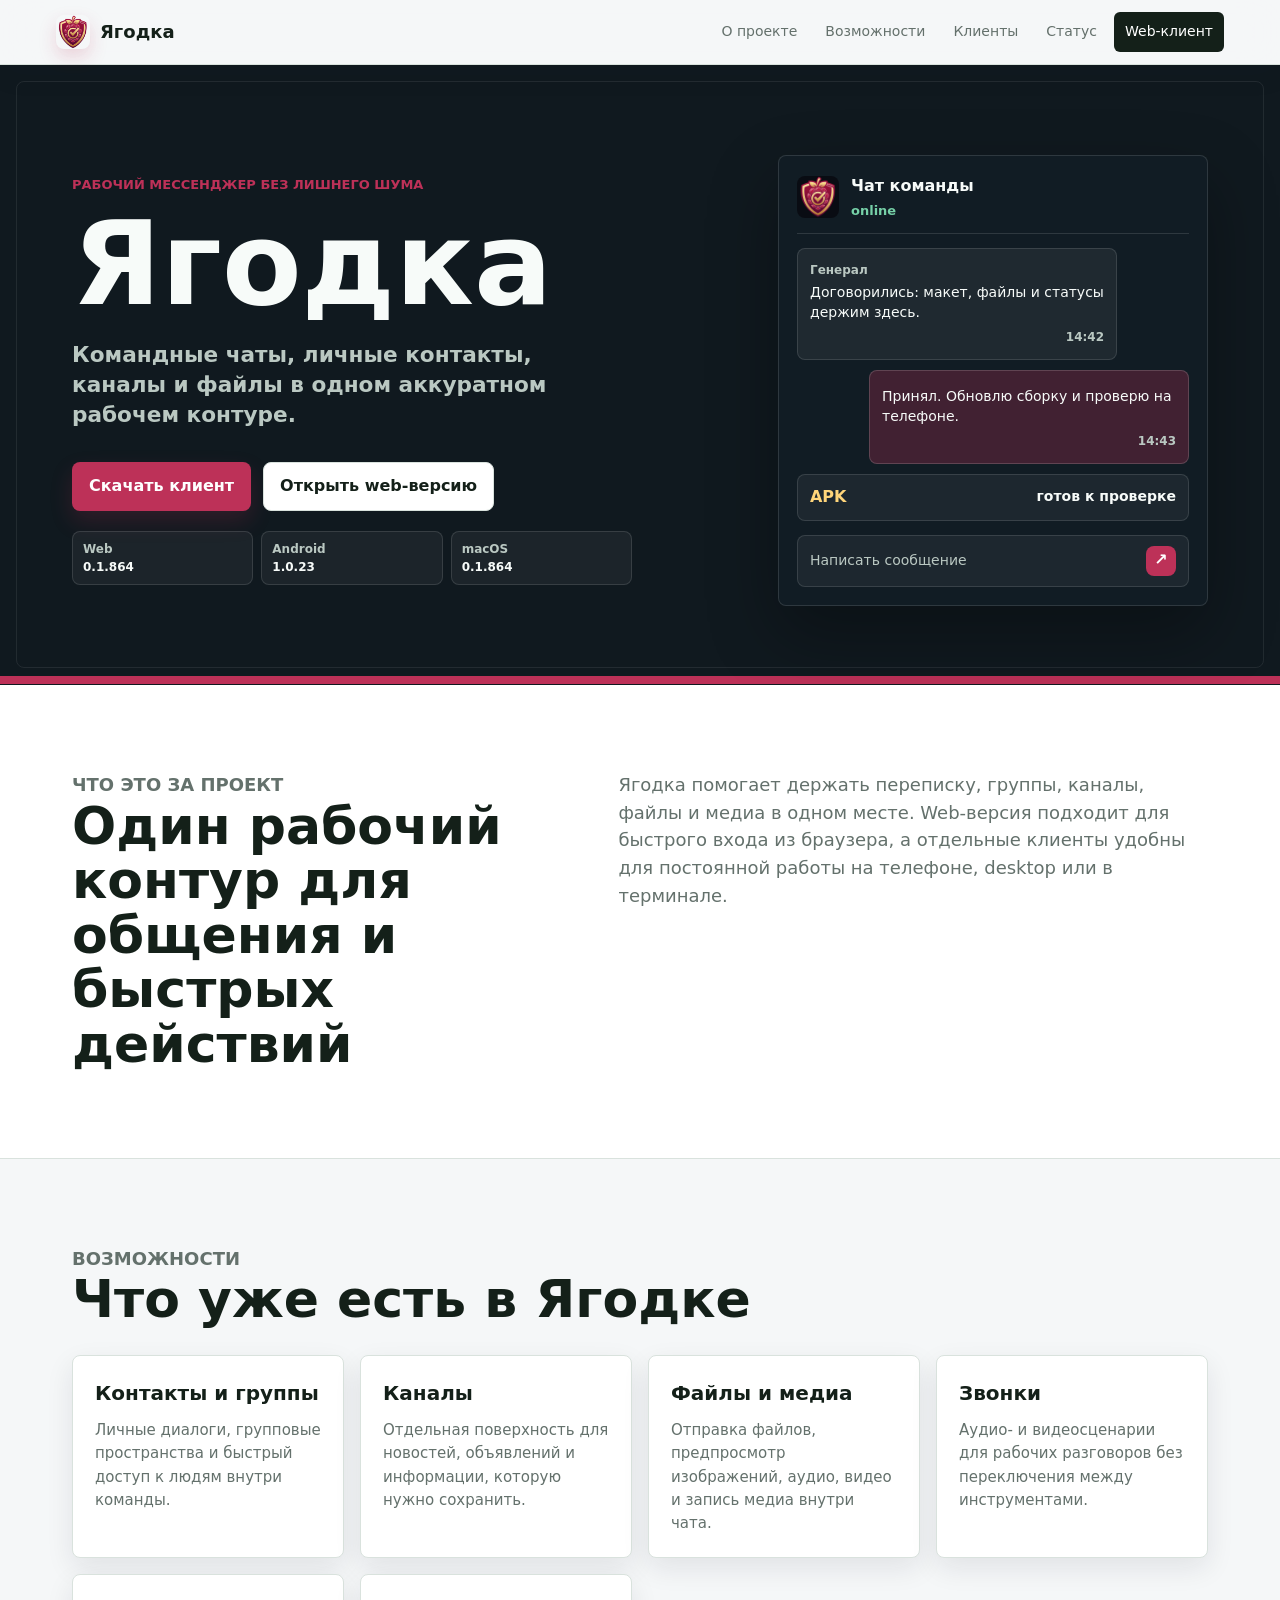
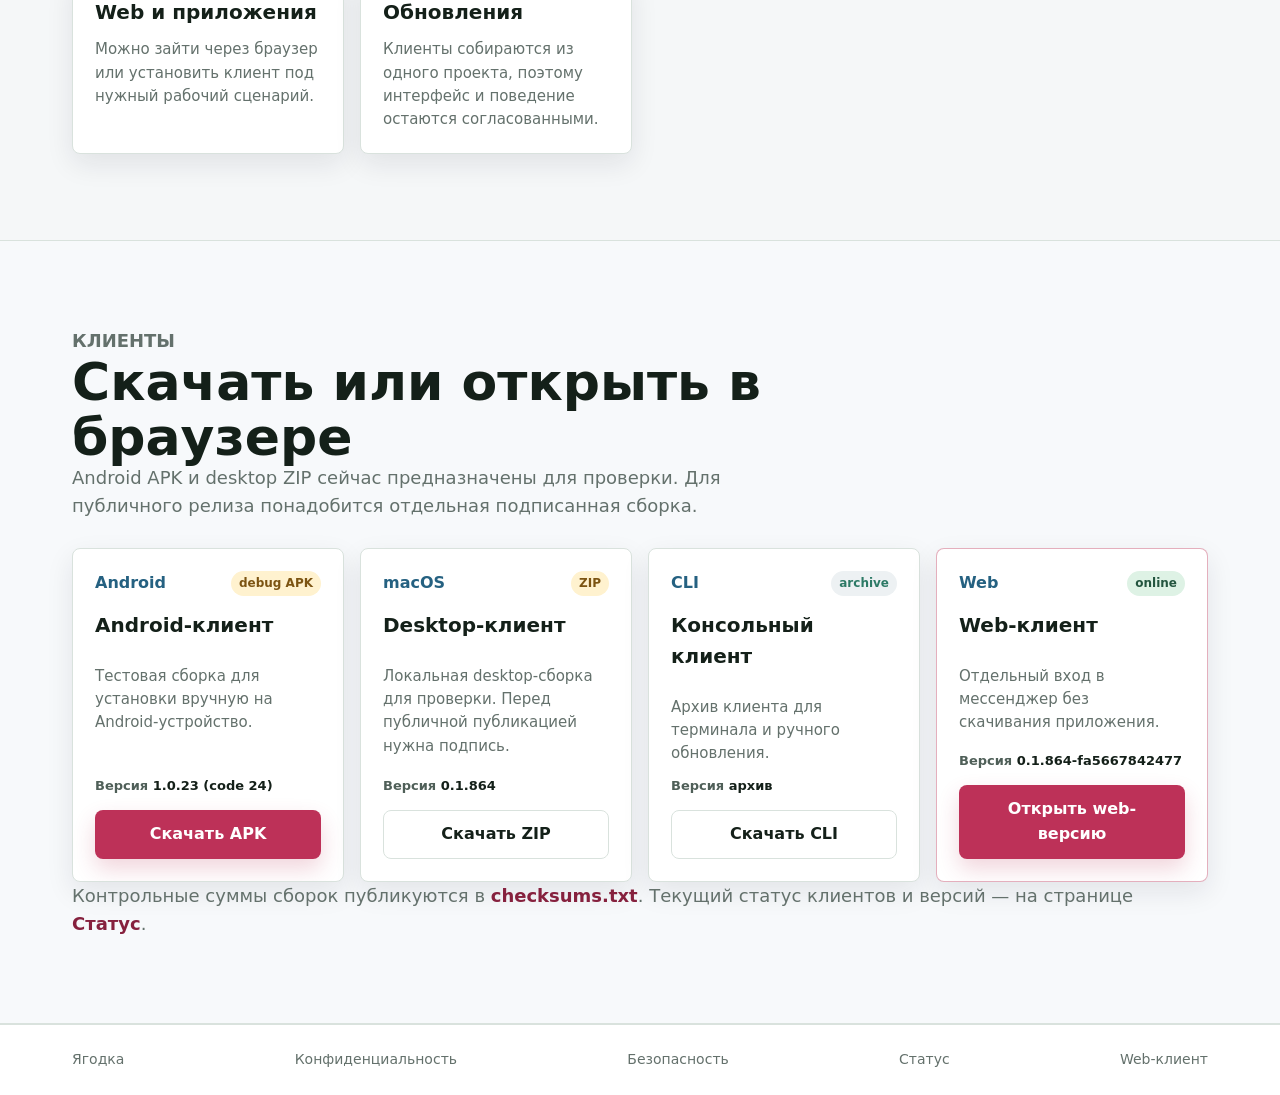
<file: index.html>
<!DOCTYPE html>
<html lang="ru">
<head>
  <meta charset="UTF-8" />
  <meta name="viewport" content="width=device-width, initial-scale=1, viewport-fit=cover" />
  <title>Ягодка — мессенджер для команды</title>
  <meta name="description" content="Ягодка — командный мессенджер с контактами, группами, каналами, файлами, медиа и web-клиентом. Скачать Android, macOS и CLI клиенты." />

  <meta property="og:title" content="Ягодка — мессенджер для команды" />
  <meta property="og:description" content="Сайт проекта, клиенты для скачивания и отдельный вход в web-версию." />
  <meta property="og:image" content="/web/icons/icon-512.png" />
  <meta property="og:type" content="website" />

  <link rel="manifest" href="/manifest.webmanifest" />
  <link rel="icon" href="/web/icons/icon.svg" type="image/svg+xml" />
  <link rel="apple-touch-icon" href="/web/icons/icon-app-192.png" sizes="192x192" />
  <link rel="stylesheet" href="/assets/css/site.css?v=20260605-1501" />
  <script src="/assets/js/pwa-migration.js"></script>
</head>
<body>
  <a class="skip" href="#content">К содержанию</a>

  <header class="site-header">
    <a class="brand" href="/" aria-label="Ягодка">
      <img class="brand-icon" src="/web/icons/icon-512.png" alt="" />
      <span class="brand-text">Ягодка</span>
    </a>
    <nav class="site-nav" aria-label="Основные разделы">
      <a href="#about">О проекте</a>
      <a href="#features">Возможности</a>
      <a href="#downloads">Клиенты</a>
      <a href="/pages/status.html">Статус</a>
      <a class="nav-cta" href="/web/">Web-клиент</a>
    </nav>
    <div class="header-actions" aria-label="Быстрые действия">
      <a class="header-web" href="/web/">Web</a>
      <details class="mobile-menu">
        <summary aria-label="Открыть меню">
          <span></span>
          <span></span>
          <span></span>
        </summary>
        <nav class="mobile-menu-panel" aria-label="Мобильное меню">
          <a href="#about">О проекте</a>
          <a href="#features">Возможности</a>
          <a href="#downloads">Клиенты</a>
          <a href="/pages/status.html">Статус</a>
          <a href="/web/">Web-клиент</a>
        </nav>
      </details>
    </div>
  </header>

  <main id="content">
    <section class="hero" aria-labelledby="hero-title">
      <div class="hero-content">
        <p class="eyebrow">рабочий мессенджер без лишнего шума</p>
        <h1 id="hero-title">Ягодка</h1>
        <p class="hero-lead">
          Командные чаты, личные контакты, каналы и файлы в одном аккуратном рабочем контуре.
        </p>
        <div class="hero-actions" aria-label="Главные действия">
          <a class="button button-primary" href="#downloads">Скачать клиент</a>
          <a class="button button-secondary" href="/web/">Открыть web-версию</a>
        </div>
        <p class="release-strip" aria-label="Текущие версии">
          <span>Web <strong data-yagodka-web-version-short>0.1.864</strong></span>
          <span>Android <strong data-yagodka-android-version-short>1.0.23</strong></span>
          <span>macOS <strong data-yagodka-macos-version-short>0.1.864</strong></span>
        </p>
      </div>
      <div class="hero-device" aria-label="Пример интерфейса Ягодки">
        <div class="hero-device-top">
          <img src="/web/icons/icon-app-192.png" alt="" />
          <div>
            <strong>Чат команды</strong>
            <span>online</span>
          </div>
        </div>
        <div class="hero-device-feed">
          <div class="hero-msg hero-msg-in">
            <span class="hero-msg-name">Генерал</span>
            <p>Договорились: макет, файлы и статусы держим здесь.</p>
            <span class="hero-msg-time">14:42</span>
          </div>
          <div class="hero-msg hero-msg-out">
            <p>Принял. Обновлю сборку и проверю на телефоне.</p>
            <span class="hero-msg-time">14:43</span>
          </div>
          <div class="hero-file-row">
            <span>APK</span>
            <strong>готов к проверке</strong>
          </div>
        </div>
        <div class="hero-device-input">
          <span>Написать сообщение</span>
          <b>↗</b>
        </div>
      </div>
    </section>

    <section id="about" class="section section-split" aria-labelledby="about-title">
      <div>
        <p class="section-kicker">что это за проект</p>
        <h2 id="about-title">Один рабочий контур для общения и быстрых действий</h2>
      </div>
      <p>
        Ягодка помогает держать переписку, группы, каналы, файлы и медиа в одном месте.
        Web-версия подходит для быстрого входа из браузера, а отдельные клиенты удобны для
        постоянной работы на телефоне, desktop или в терминале.
      </p>
    </section>

    <section id="features" class="section" aria-labelledby="features-title">
      <div class="section-heading">
        <p class="section-kicker">возможности</p>
        <h2 id="features-title">Что уже есть в Ягодке</h2>
      </div>
      <div class="feature-grid">
        <article class="feature-card">
          <h3>Контакты и группы</h3>
          <p>Личные диалоги, групповые пространства и быстрый доступ к людям внутри команды.</p>
        </article>
        <article class="feature-card">
          <h3>Каналы</h3>
          <p>Отдельная поверхность для новостей, объявлений и информации, которую нужно сохранить.</p>
        </article>
        <article class="feature-card">
          <h3>Файлы и медиа</h3>
          <p>Отправка файлов, предпросмотр изображений, аудио, видео и запись медиа внутри чата.</p>
        </article>
        <article class="feature-card">
          <h3>Звонки</h3>
          <p>Аудио- и видеосценарии для рабочих разговоров без переключения между инструментами.</p>
        </article>
        <article class="feature-card">
          <h3>Web и приложения</h3>
          <p>Можно зайти через браузер или установить клиент под нужный рабочий сценарий.</p>
        </article>
        <article class="feature-card">
          <h3>Обновления</h3>
          <p>Клиенты собираются из одного проекта, поэтому интерфейс и поведение остаются согласованными.</p>
        </article>
      </div>
    </section>

    <section id="downloads" class="section downloads-section" aria-labelledby="downloads-title">
      <div class="section-heading">
        <p class="section-kicker">клиенты</p>
        <h2 id="downloads-title">Скачать или открыть в браузере</h2>
        <p class="section-note">
          Android APK и desktop ZIP сейчас предназначены для проверки. Для публичного релиза
          понадобится отдельная подписанная сборка.
        </p>
      </div>

      <div class="download-grid">
        <article class="download-card">
          <div class="download-meta">
            <span class="platform">Android</span>
            <span class="state state-test">debug APK</span>
          </div>
          <h3>Android-клиент</h3>
          <p>Тестовая сборка для установки вручную на Android-устройство.</p>
          <p class="download-version">Версия <strong data-yagodka-android-version>1.0.23 (code 24)</strong></p>
          <a class="button button-primary" href="/downloads/android/yagodka-android-debug.apk" download>Скачать APK</a>
        </article>

        <article class="download-card">
          <div class="download-meta">
            <span class="platform">macOS</span>
            <span class="state state-test">ZIP</span>
          </div>
          <h3>Desktop-клиент</h3>
          <p>Локальная desktop-сборка для проверки. Перед публичной публикацией нужна подпись.</p>
          <p class="download-version">Версия <strong data-yagodka-macos-version>0.1.864</strong></p>
          <a class="button button-secondary" href="/downloads/macos/yagodka-macos-x64.zip" download>Скачать ZIP</a>
        </article>

        <article class="download-card">
          <div class="download-meta">
            <span class="platform">CLI</span>
            <span class="state">archive</span>
          </div>
          <h3>Консольный клиент</h3>
          <p>Архив клиента для терминала и ручного обновления.</p>
          <p class="download-version">Версия <strong>архив</strong></p>
          <a class="button button-secondary" href="/downloads/cli/yagodka-cli-client.tar.gz" download>Скачать CLI</a>
        </article>

        <article class="download-card download-card-web">
          <div class="download-meta">
            <span class="platform">Web</span>
            <span class="state state-live">online</span>
          </div>
          <h3>Web-клиент</h3>
          <p>Отдельный вход в мессенджер без скачивания приложения.</p>
          <p class="download-version">Версия <strong data-yagodka-web-version>0.1.864-fa5667842477</strong></p>
          <a class="button button-primary" href="/web/">Открыть web-версию</a>
        </article>
      </div>

      <p class="checksum-note">
        Контрольные суммы сборок публикуются в <a href="/downloads/checksums.txt">checksums.txt</a>.
        Текущий статус клиентов и версий — на странице <a href="/pages/status.html">Статус</a>.
      </p>
    </section>
  </main>

  <footer class="site-footer">
    <span>Ягодка</span>
    <a href="/pages/privacy.html">Конфиденциальность</a>
    <a href="/pages/security.html">Безопасность</a>
    <a href="/pages/status.html">Статус</a>
    <a href="/web/">Web-клиент</a>
  </footer>
</body>
</html>
</file>
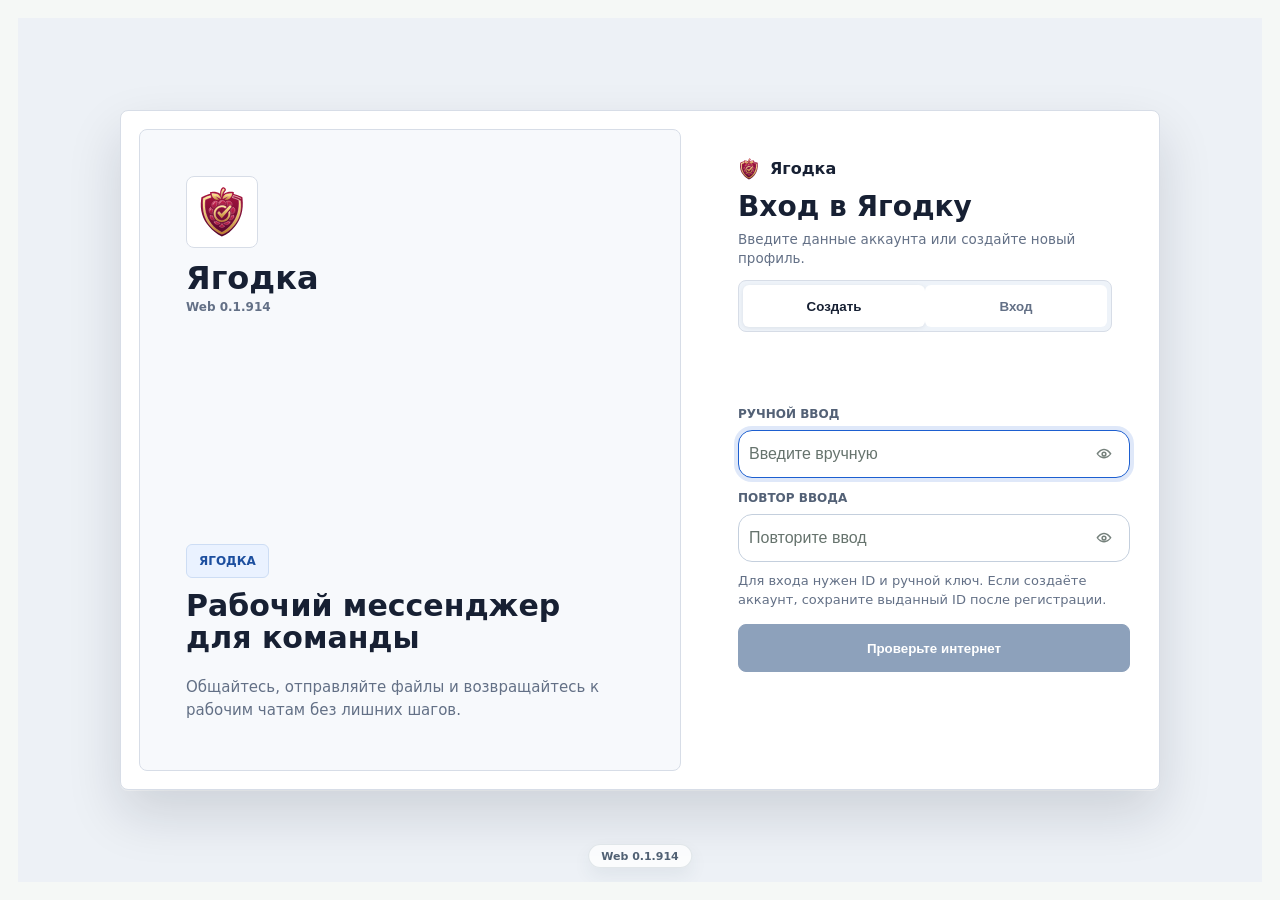
<file: web/index.html>
<!doctype html>
<html lang="ru" class="app-frame-booting">
  <head>
    <meta charset="UTF-8" />
    <meta name="viewport" content="width=device-width,initial-scale=1,maximum-scale=1,user-scalable=no,shrink-to-fit=no,viewport-fit=cover" />
    <meta name="color-scheme" content="light dark" />
    <meta name="theme-color" content="#eaf5f0" />
    <meta name="application-name" content="Yagodka" />
    <meta name="yagodka-build-id" content="0.1.914-82c23ba269ea" />
    <meta name="mobile-web-app-capable" content="yes" />
    <meta name="apple-mobile-web-app-capable" content="yes" />
    <meta name="apple-mobile-web-app-status-bar-style" content="default" />
    <meta name="apple-mobile-web-app-title" content="Yagodka" />
    <link rel="manifest" href="./manifest.webmanifest?v=0.1.914-82c23ba269ea" />
    <link rel="icon" href="./icons/icon.svg?v=0.1.914-82c23ba269ea" type="image/svg+xml" />
    <link rel="apple-touch-icon" href="./icons/icon-app-192.png?v=0.1.914-82c23ba269ea" sizes="192x192" />
    <link rel="mask-icon" href="./icons/icon.svg?v=0.1.914-82c23ba269ea" color="#0b0f14" />
    <title>Yagodka</title>
    <script defer src="./boot.js"></script>
    <script type="module" crossorigin src="./assets/index-sGvrCJj2.js"></script>
    <link rel="modulepreload" crossorigin href="./assets/rolldown-runtime-1Lj4tb1c.js">
    <link rel="modulepreload" crossorigin href="./assets/app-chat-host-deferred-BDNxVFvo.js">
    <link rel="modulepreload" crossorigin href="./assets/app-chat-surface-secondary-IUFcaIi0.js">
    <link rel="modulepreload" crossorigin href="./assets/app-context-actions-d7ZTM_2e.js">
    <link rel="modulepreload" crossorigin href="./assets/app-debug-BXGs5fAN.js">
    <link rel="modulepreload" crossorigin href="./assets/app-chat-surface-media-CH8rALFw.js">
    <link rel="modulepreload" crossorigin href="./assets/app-files-ClWcy0IU.js">
    <link rel="modulepreload" crossorigin href="./assets/app-handle-server-message-G8WoQQDu.js">
    <link rel="modulepreload" crossorigin href="./assets/app-nav-deferred-BPUxC3Ak.js">
    <link rel="modulepreload" crossorigin href="./assets/app-emoji-LgX7hx2H.js">
    <link rel="modulepreload" crossorigin href="./assets/app-history-U1IbFa2p.js">
    <link rel="modulepreload" crossorigin href="./assets/app-navigation-CZJwUgai.js">
    <link rel="modulepreload" crossorigin href="./assets/app-pwa-DlqI52ic.js">
    <link rel="modulepreload" crossorigin href="./assets/boot-helpers-4X6DxwZF.js">
    <link rel="stylesheet" crossorigin href="./assets/index-Cyw_ELfl.css">
  </head>
  <body>
    <div id="app" class="app-frame app-frame-booting">
      <div class="boot" aria-live="polite">
        <div class="boot-frame">
          <img class="boot-logo" src="./icons/icon.svg" alt="" />
          <div class="boot-kicker">Corporate Messenger</div>
          <div class="boot-brand">Yagodka</div>
          <div class="boot-sub" id="boot-status">Проверяем версию клиента</div>
          <div class="boot-version" id="boot-version" data-build-version="0.1.914-82c23ba269ea">Web 0.1.914-82c23ba269ea</div>
          <div class="boot-bar" aria-hidden="true"></div>
        </div>
      </div>
    </div>
    <style>
      body {
        margin: 0;
        --app-host-canvas-bg: #eaf5f0;
        --app-frame-bg: var(--app-host-canvas-bg);
        --app-frame-safe-bg: var(--app-host-canvas-bg);
        --app-shell-bottom-spill: 0px;
        background: var(--app-frame-bg, var(--body-bg, var(--app-bg, #eaf5f0)));
        background-color: var(--app-host-canvas-bg);
        color: var(--app-text, #18211d);
        font:
          500 16px/1.35 ui-sans-serif,
          system-ui,
          -apple-system,
          Segoe UI,
          Roboto,
          Arial,
          sans-serif;
      }
      html.app-frame-booting,
      html.app-frame-booting body {
        --safe-area-bg: #eaf5f0;
        --app-host-canvas-bg: #eaf5f0;
        --app-frame-bg: #eaf5f0;
        --app-frame-safe-bg: #eaf5f0;
        background: #eaf5f0;
        background-color: #eaf5f0;
      }
      #app {
        position: fixed;
        top: 0;
        right: 0;
        left: 0;
        bottom: auto;
        min-height: 0;
        height: 100vh;
        height: 100dvh;
        overflow: hidden;
        background: var(--app-frame-bg, #eaf5f0);
        background-color: var(--app-host-canvas-bg);
        isolation: isolate;
      }
      .boot {
        position: absolute;
        inset: 0;
        display: grid;
        place-content: center;
        padding: 24px;
        text-align: left;
        background: var(--app-frame-bg, #eaf5f0);
        background-color: var(--app-host-canvas-bg);
        z-index: 2;
        transition: opacity 180ms ease;
        will-change: opacity;
      }
      .boot.boot-out {
        opacity: 0;
        pointer-events: none;
      }
      .boot-frame {
        width: min(360px, calc(100vw - 48px));
        display: grid;
        gap: 10px;
        padding: 24px;
        border: 1px solid rgba(37, 52, 45, 0.12);
        border-radius: 8px;
        background: #fbfcfd;
        box-shadow: 0 24px 52px rgba(35, 48, 41, 0.14);
      }
      .boot-logo {
        width: 48px;
        height: 48px;
        opacity: 0.96;
      }
      .boot-kicker {
        margin-top: 6px;
        color: #66736d;
        font-size: 11px;
        font-weight: 700;
        letter-spacing: 0;
        text-transform: uppercase;
      }
      .boot-brand {
        color: #18211d;
        font-weight: 800;
        letter-spacing: 0;
        font-size: 24px;
        line-height: 1.1;
      }
      .boot-sub {
        min-height: 20px;
        color: #66736d;
        font-size: 14px;
        line-height: 1.4;
      }
      .boot-version {
        color: #4f5f58;
        font-size: 12px;
        font-weight: 760;
        line-height: 1.3;
      }
      .boot-bar {
        width: 100%;
        height: 3px;
        margin-top: 4px;
        border-radius: 2px;
        background: linear-gradient(90deg, #2563eb 0 34%, rgba(148, 163, 184, 0.28) 34% 100%);
        position: relative;
      }
      @media (prefers-reduced-motion: reduce) {
        .boot {
          transition: none;
        }
      }
      @media (max-width: 420px) {
        .boot {
          padding: 16px;
        }
        .boot-frame {
          width: min(100%, calc(100vw - 32px));
          padding: 18px;
        }
      }
    </style>
  </body>
</html>
</file>
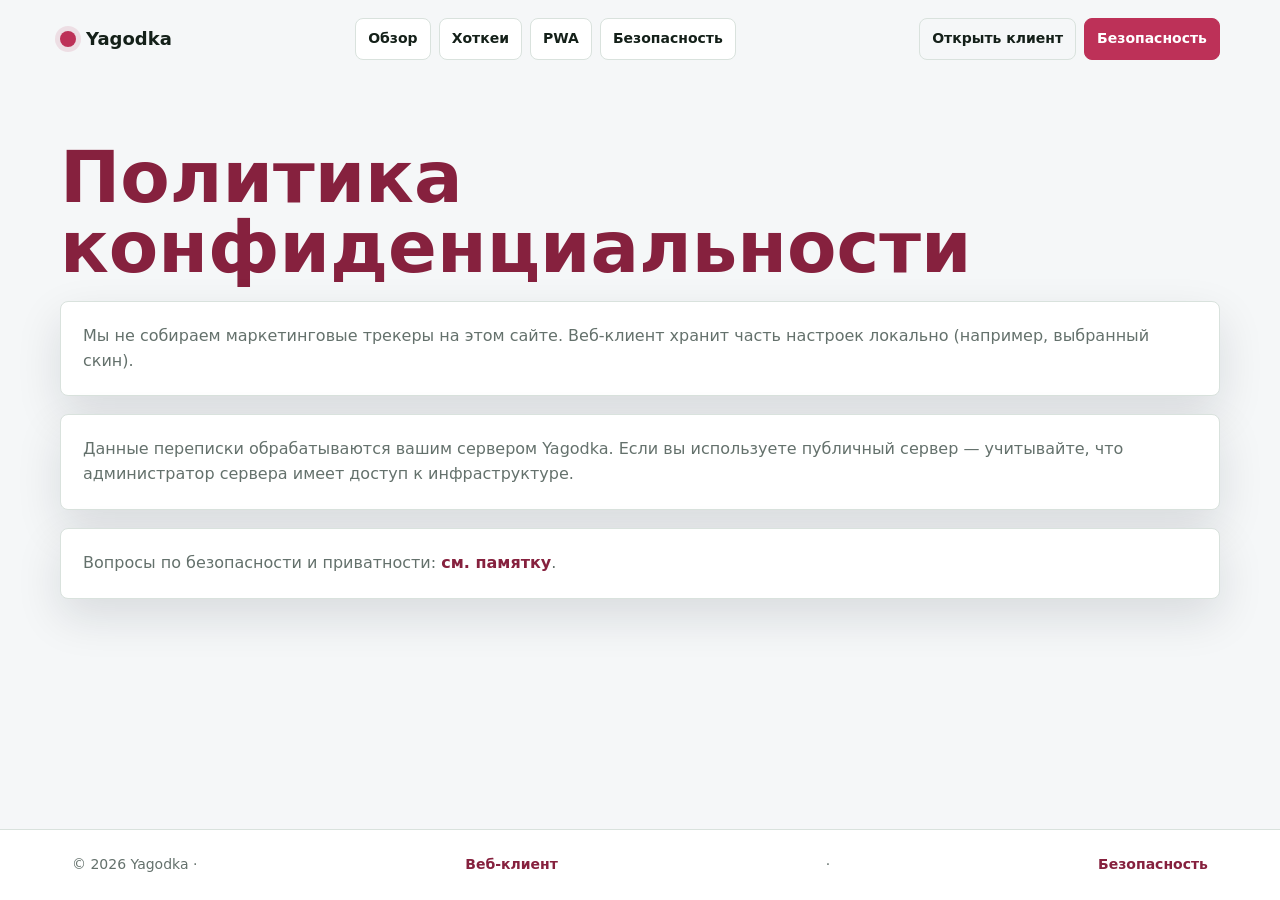
<file: pages/privacy.html>
<!doctype html>
<html lang="ru">
  <head>
    <meta charset="UTF-8" />
    <meta name="viewport" content="width=device-width, initial-scale=1, viewport-fit=cover" />
    <meta name="color-scheme" content="dark" />
    <title>Yagodka — Конфиденциальность</title>
    <meta name="description" content="Политика конфиденциальности Yagodka (кратко)." />
    <link rel="stylesheet" href="/assets/css/site.css?v=20260605-1501" />
    <link rel="icon" href="/web/icons/icon.svg" type="image/svg+xml" />
  </head>
  <body>
    <a class="skip" href="#content">К содержанию</a>

    <div class="page">
      <section class="shell">
        <header class="layout-header">
          <div class="logo-mark">
            <span class="logo-dot" aria-hidden="true"></span>
            <a class="logo-text" href="/">Yagodka</a>
          </div>
          <nav class="nav" aria-label="Разделы">
            <a class="nav-pill" href="/">Обзор</a>
            <a class="nav-pill" href="/pages/shortcuts.html">Хоткеи</a>
            <a class="nav-pill" href="/pages/pwa.html">PWA</a>
            <a class="nav-pill" href="/pages/security.html">Безопасность</a>
          </nav>
          <div class="nav-actions">
            <a class="btn btn-ghost" href="/web/">Открыть клиент</a>
            <a class="btn btn-primary" href="/pages/security.html">Безопасность</a>
          </div>
        </header>

        <main id="content" class="doc">
          <h1>Политика конфиденциальности</h1>

          <div class="doc-card">
            <p>
              Мы не собираем маркетинговые трекеры на этом сайте. Веб‑клиент хранит часть настроек локально (например, выбранный скин).
            </p>
          </div>

          <div class="doc-card">
            <p>
              Данные переписки обрабатываются вашим сервером Yagodka. Если вы используете публичный сервер — учитывайте, что администратор сервера имеет доступ к инфраструктуре.
            </p>
          </div>

          <div class="doc-card">
            <p>
              Вопросы по безопасности и приватности: <a class="link" href="/pages/security.html">см. памятку</a>.
            </p>
          </div>
        </main>
      </section>

      <footer class="site-footer">
        © 2026&nbsp;Yagodka · <a class="link" href="/web/">Веб‑клиент</a> · <a class="link" href="/pages/security.html">Безопасность</a>
      </footer>
    </div>
  </body>
</html>
</file>
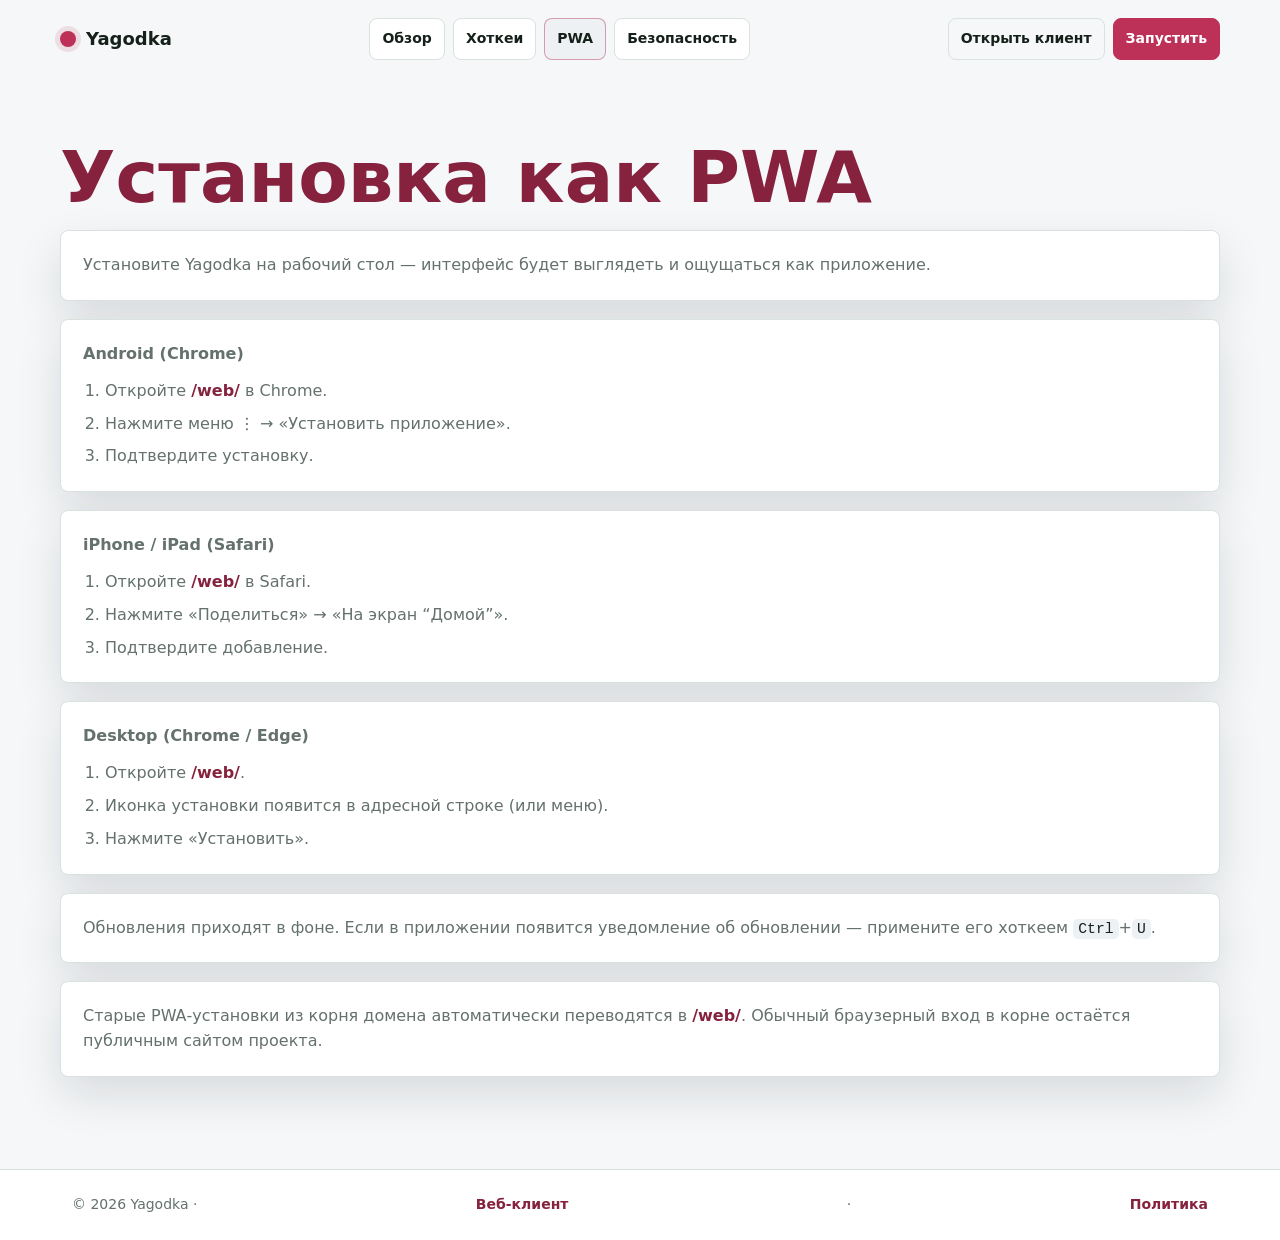
<file: pages/pwa.html>
<!doctype html>
<html lang="ru">
  <head>
    <meta charset="UTF-8" />
    <meta name="viewport" content="width=device-width, initial-scale=1, viewport-fit=cover" />
    <meta name="color-scheme" content="dark" />
    <title>Yagodka — PWA</title>
    <meta name="description" content="Как установить Yagodka как приложение (PWA) на iOS/Android/desktop." />
    <link rel="stylesheet" href="/assets/css/site.css?v=20260605-1501" />
    <link rel="icon" href="/web/icons/icon.svg" type="image/svg+xml" />
  </head>
  <body>
    <a class="skip" href="#content">К содержанию</a>

    <div class="page">
      <section class="shell">
        <header class="layout-header">
          <div class="logo-mark">
            <span class="logo-dot" aria-hidden="true"></span>
            <a class="logo-text" href="/">Yagodka</a>
          </div>
          <nav class="nav" aria-label="Разделы">
            <a class="nav-pill" href="/">Обзор</a>
            <a class="nav-pill" href="/pages/shortcuts.html">Хоткеи</a>
            <a class="nav-pill nav-pill-active" href="/pages/pwa.html">PWA</a>
            <a class="nav-pill" href="/pages/security.html">Безопасность</a>
          </nav>
          <div class="nav-actions">
            <a class="btn btn-ghost" href="/web/">Открыть клиент</a>
            <a class="btn btn-primary" href="/web/">Запустить</a>
          </div>
        </header>

        <main id="content" class="doc">
          <h1>Установка как PWA</h1>

          <div class="doc-card">
            <p>Установите Yagodka на рабочий стол — интерфейс будет выглядеть и ощущаться как приложение.</p>
          </div>

          <div class="doc-card">
            <p><strong>Android (Chrome)</strong></p>
            <ol class="steps">
              <li>Откройте <a class="link" href="/web/">/web/</a> в Chrome.</li>
              <li>Нажмите меню ⋮ → «Установить приложение».</li>
              <li>Подтвердите установку.</li>
            </ol>
          </div>

          <div class="doc-card">
            <p><strong>iPhone / iPad (Safari)</strong></p>
            <ol class="steps">
              <li>Откройте <a class="link" href="/web/">/web/</a> в Safari.</li>
              <li>Нажмите «Поделиться» → «На экран “Домой”».</li>
              <li>Подтвердите добавление.</li>
            </ol>
          </div>

          <div class="doc-card">
            <p><strong>Desktop (Chrome / Edge)</strong></p>
            <ol class="steps">
              <li>Откройте <a class="link" href="/web/">/web/</a>.</li>
              <li>Иконка установки появится в адресной строке (или меню).</li>
              <li>Нажмите «Установить».</li>
            </ol>
          </div>

          <div class="doc-card">
            <p>Обновления приходят в фоне. Если в приложении появится уведомление об обновлении — примените его хоткеем <kbd>Ctrl</kbd>+<kbd>U</kbd>.</p>
          </div>

          <div class="doc-card">
            <p>
              Старые PWA‑установки из корня домена автоматически переводятся в <a class="link" href="/web/">/web/</a>.
              Обычный браузерный вход в корне остаётся публичным сайтом проекта.
            </p>
          </div>
        </main>
      </section>

      <footer class="site-footer">
        © 2026&nbsp;Yagodka · <a class="link" href="/web/">Веб‑клиент</a> · <a class="link" href="/pages/privacy.html">Политика</a>
      </footer>
    </div>
  </body>
</html>
</file>
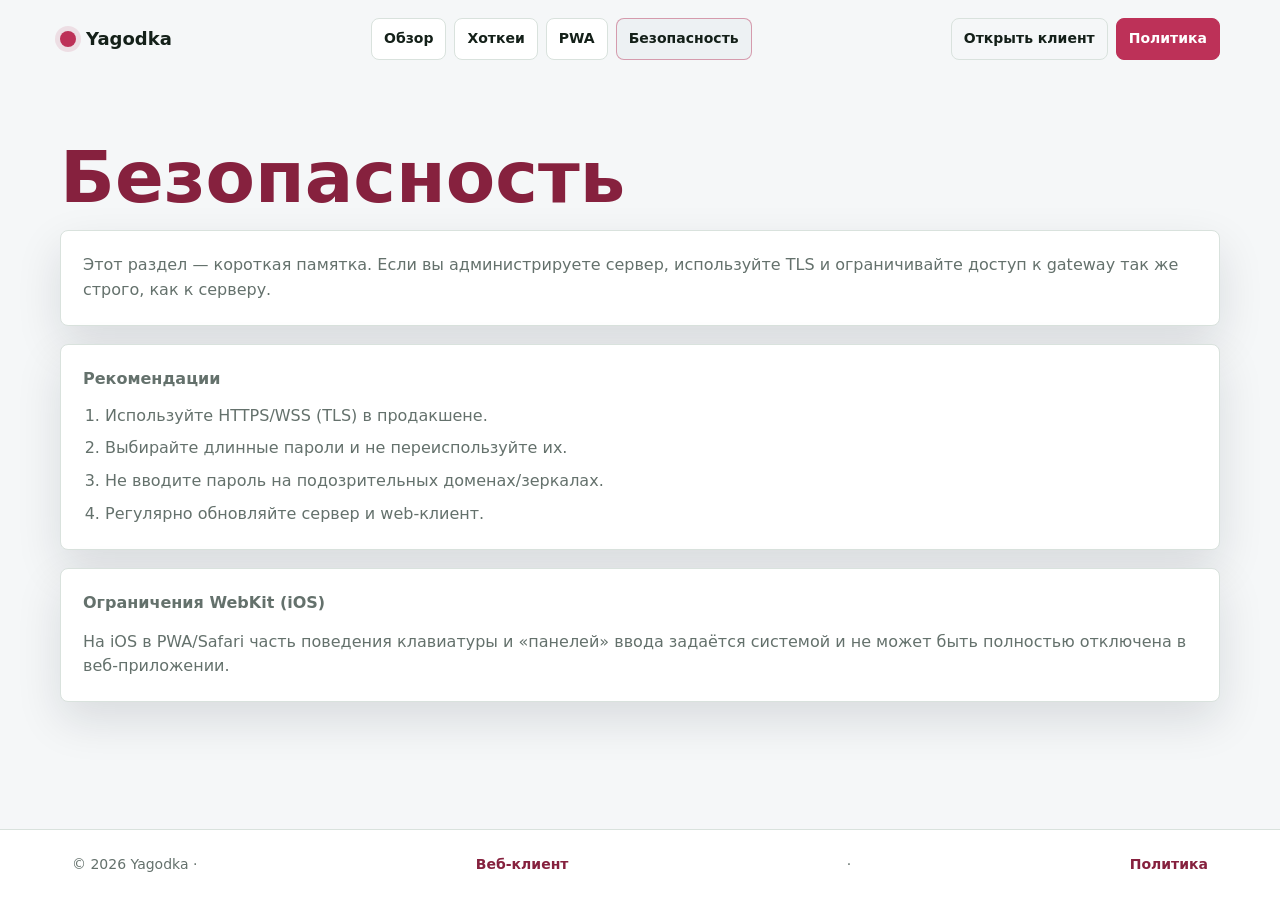
<file: pages/security.html>
<!doctype html>
<html lang="ru">
  <head>
    <meta charset="UTF-8" />
    <meta name="viewport" content="width=device-width, initial-scale=1, viewport-fit=cover" />
    <meta name="color-scheme" content="dark" />
    <title>Yagodka — Безопасность</title>
    <meta name="description" content="Коротко о безопасности Yagodka: транспорт, сессии, рекомендации." />
    <link rel="stylesheet" href="/assets/css/site.css?v=20260605-1501" />
    <link rel="icon" href="/web/icons/icon.svg" type="image/svg+xml" />
  </head>
  <body>
    <a class="skip" href="#content">К содержанию</a>

    <div class="page">
      <section class="shell">
        <header class="layout-header">
          <div class="logo-mark">
            <span class="logo-dot" aria-hidden="true"></span>
            <a class="logo-text" href="/">Yagodka</a>
          </div>
          <nav class="nav" aria-label="Разделы">
            <a class="nav-pill" href="/">Обзор</a>
            <a class="nav-pill" href="/pages/shortcuts.html">Хоткеи</a>
            <a class="nav-pill" href="/pages/pwa.html">PWA</a>
            <a class="nav-pill nav-pill-active" href="/pages/security.html">Безопасность</a>
          </nav>
          <div class="nav-actions">
            <a class="btn btn-ghost" href="/web/">Открыть клиент</a>
            <a class="btn btn-primary" href="/pages/privacy.html">Политика</a>
          </div>
        </header>

        <main id="content" class="doc">
          <h1>Безопасность</h1>

          <div class="doc-card">
            <p>
              Этот раздел — короткая памятка. Если вы администрируете сервер, используйте TLS и ограничивайте доступ к gateway так же строго, как к серверу.
            </p>
          </div>

          <div class="doc-card">
            <p><strong>Рекомендации</strong></p>
            <ol class="steps">
              <li>Используйте HTTPS/WSS (TLS) в продакшене.</li>
              <li>Выбирайте длинные пароли и не переиспользуйте их.</li>
              <li>Не вводите пароль на подозрительных доменах/зеркалах.</li>
              <li>Регулярно обновляйте сервер и web‑клиент.</li>
            </ol>
          </div>

          <div class="doc-card">
            <p><strong>Ограничения WebKit (iOS)</strong></p>
            <p>
              На iOS в PWA/Safari часть поведения клавиатуры и «панелей» ввода задаётся системой и не может быть полностью отключена в веб‑приложении.
            </p>
          </div>
        </main>
      </section>

      <footer class="site-footer">
        © 2026&nbsp;Yagodka · <a class="link" href="/web/">Веб‑клиент</a> · <a class="link" href="/pages/privacy.html">Политика</a>
      </footer>
    </div>
  </body>
</html>
</file>
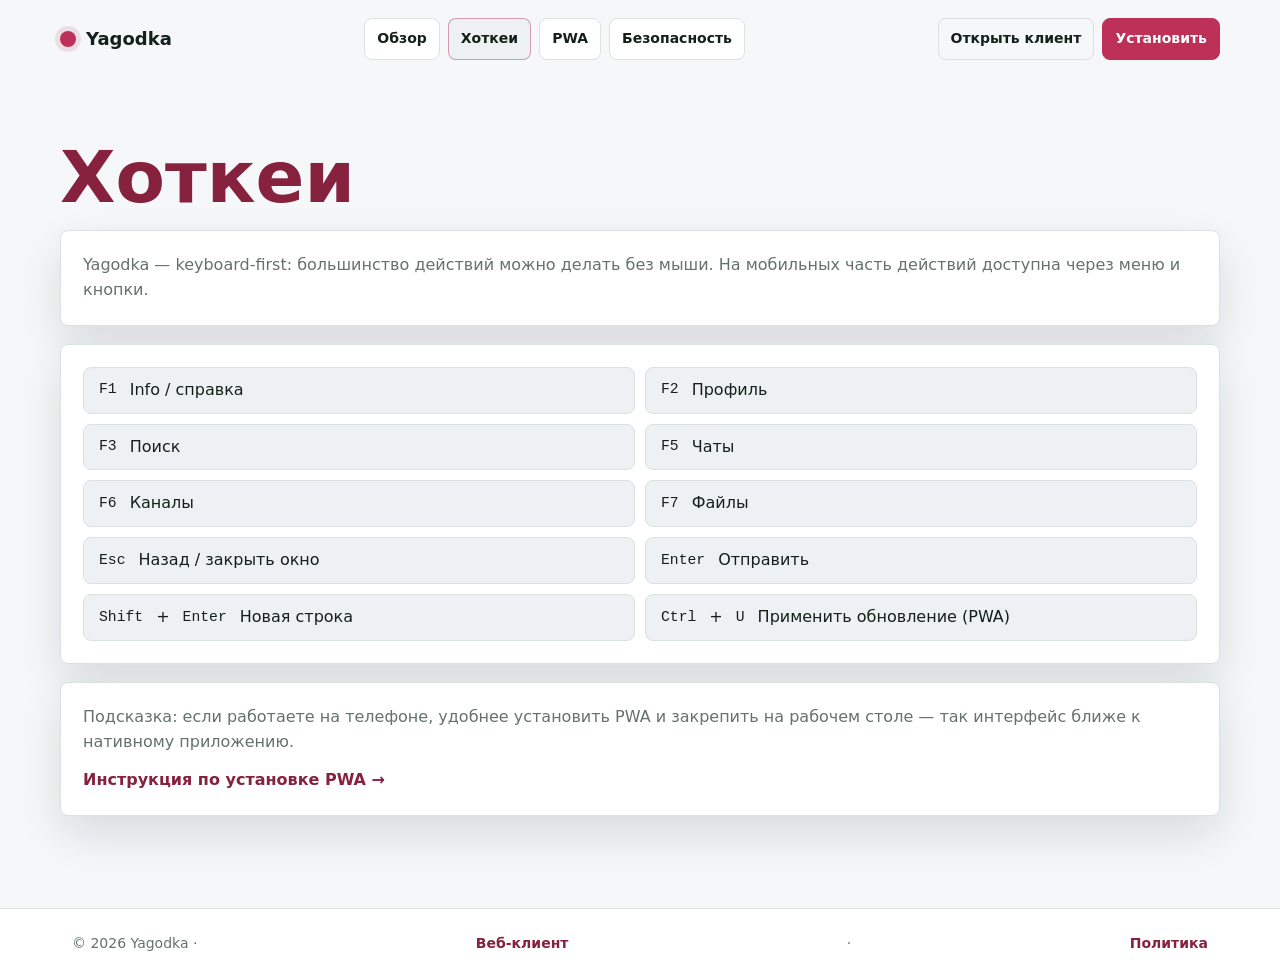
<file: pages/shortcuts.html>
<!doctype html>
<html lang="ru">
  <head>
    <meta charset="UTF-8" />
    <meta name="viewport" content="width=device-width, initial-scale=1, viewport-fit=cover" />
    <meta name="color-scheme" content="dark" />
    <title>Yagodka — Хоткеи</title>
    <meta name="description" content="Шпаргалка по хоткеям Yagodka Web/PWA." />
    <link rel="stylesheet" href="/assets/css/site.css?v=20260605-1501" />
    <link rel="icon" href="/web/icons/icon.svg" type="image/svg+xml" />
  </head>
  <body>
    <a class="skip" href="#content">К содержанию</a>

    <div class="page">
      <section class="shell">
        <header class="layout-header">
          <div class="logo-mark">
            <span class="logo-dot" aria-hidden="true"></span>
            <a class="logo-text" href="/">Yagodka</a>
          </div>
          <nav class="nav" aria-label="Разделы">
            <a class="nav-pill" href="/">Обзор</a>
            <a class="nav-pill nav-pill-active" href="/pages/shortcuts.html">Хоткеи</a>
            <a class="nav-pill" href="/pages/pwa.html">PWA</a>
            <a class="nav-pill" href="/pages/security.html">Безопасность</a>
          </nav>
          <div class="nav-actions">
            <a class="btn btn-ghost" href="/web/">Открыть клиент</a>
            <a class="btn btn-primary" href="/pages/pwa.html">Установить</a>
          </div>
        </header>

        <main id="content" class="doc">
          <h1>Хоткеи</h1>

          <div class="doc-card">
            <p>
              Yagodka — keyboard‑first: большинство действий можно делать без мыши. На мобильных часть действий доступна через меню и кнопки.
            </p>
          </div>

          <div class="doc-card">
            <div class="kbd-grid" role="list">
              <div class="kbd-item" role="listitem"><kbd>F1</kbd><span>Info / справка</span></div>
              <div class="kbd-item" role="listitem"><kbd>F2</kbd><span>Профиль</span></div>
              <div class="kbd-item" role="listitem"><kbd>F3</kbd><span>Поиск</span></div>
              <div class="kbd-item" role="listitem"><kbd>F5</kbd><span>Чаты</span></div>
              <div class="kbd-item" role="listitem"><kbd>F6</kbd><span>Каналы</span></div>
              <div class="kbd-item" role="listitem"><kbd>F7</kbd><span>Файлы</span></div>
              <div class="kbd-item" role="listitem"><kbd>Esc</kbd><span>Назад / закрыть окно</span></div>
              <div class="kbd-item" role="listitem"><kbd>Enter</kbd><span>Отправить</span></div>
              <div class="kbd-item" role="listitem"><kbd>Shift</kbd>+<kbd>Enter</kbd><span>Новая строка</span></div>
              <div class="kbd-item" role="listitem"><kbd>Ctrl</kbd>+<kbd>U</kbd><span>Применить обновление (PWA)</span></div>
            </div>
          </div>

          <div class="doc-card">
            <p>
              Подсказка: если работаете на телефоне, удобнее установить PWA и закрепить на рабочем столе — так интерфейс ближе к нативному приложению.
            </p>
            <p><a class="link" href="/pages/pwa.html">Инструкция по установке PWA →</a></p>
          </div>
        </main>
      </section>

      <footer class="site-footer">
        © 2026&nbsp;Yagodka · <a class="link" href="/web/">Веб‑клиент</a> · <a class="link" href="/pages/privacy.html">Политика</a>
      </footer>
    </div>
  </body>
</html>
</file>
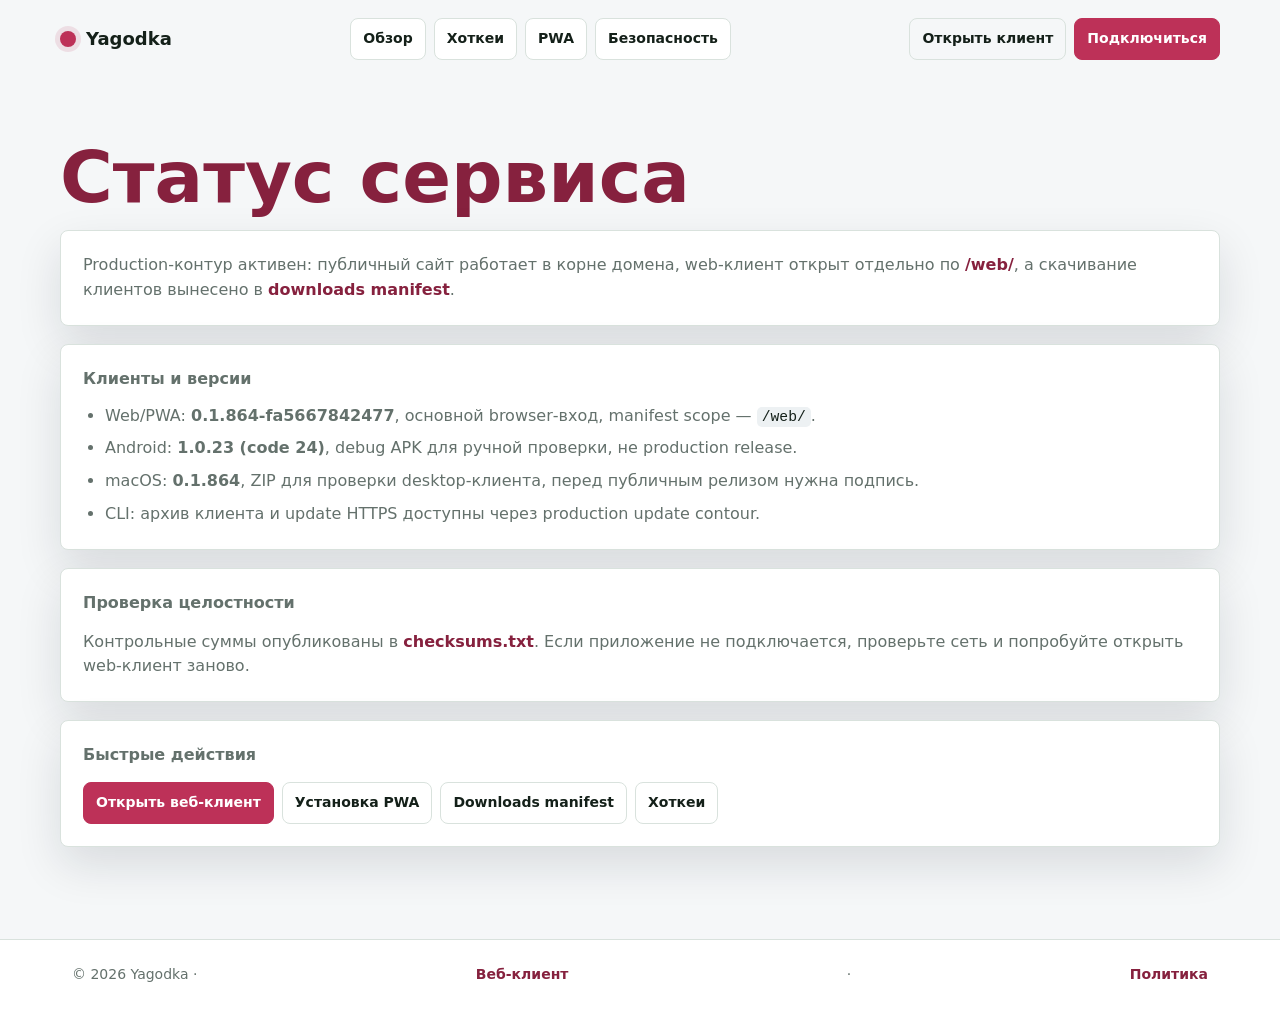
<file: pages/status.html>
<!doctype html>
<html lang="ru">
  <head>
    <meta charset="UTF-8" />
    <meta name="viewport" content="width=device-width, initial-scale=1, viewport-fit=cover" />
    <meta name="color-scheme" content="dark" />
    <title>Yagodka — Статус</title>
    <meta name="description" content="Статус сервиса Yagodka." />
    <link rel="stylesheet" href="/assets/css/site.css?v=20260605-1501" />
    <link rel="icon" href="/web/icons/icon.svg" type="image/svg+xml" />
  </head>
  <body>
    <a class="skip" href="#content">К содержанию</a>

    <div class="page">
      <section class="shell">
        <header class="layout-header">
          <div class="logo-mark">
            <span class="logo-dot" aria-hidden="true"></span>
            <a class="logo-text" href="/">Yagodka</a>
          </div>
          <nav class="nav" aria-label="Разделы">
            <a class="nav-pill" href="/">Обзор</a>
            <a class="nav-pill" href="/pages/shortcuts.html">Хоткеи</a>
            <a class="nav-pill" href="/pages/pwa.html">PWA</a>
            <a class="nav-pill" href="/pages/security.html">Безопасность</a>
          </nav>
          <div class="nav-actions">
            <a class="btn btn-ghost" href="/web/">Открыть клиент</a>
            <a class="btn btn-primary" href="/web/">Подключиться</a>
          </div>
        </header>

        <main id="content" class="doc">
          <h1>Статус сервиса</h1>

          <div class="doc-card">
            <p>
              Production‑контур активен: публичный сайт работает в корне домена, web‑клиент открыт
              отдельно по <a class="link" href="/web/">/web/</a>, а скачивание клиентов вынесено в
              <a class="link" href="/downloads/manifest.json">downloads manifest</a>.
            </p>
          </div>

          <div class="doc-card">
            <p><strong>Клиенты и версии</strong></p>
            <ul class="doc-list">
              <li>Web/PWA: <strong data-yagodka-web-version>0.1.864-fa5667842477</strong>, основной browser‑вход, manifest scope — <code>/web/</code>.</li>
              <li>Android: <strong data-yagodka-android-version>1.0.23 (code 24)</strong>, debug APK для ручной проверки, не production release.</li>
              <li>macOS: <strong data-yagodka-macos-version>0.1.864</strong>, ZIP для проверки desktop‑клиента, перед публичным релизом нужна подпись.</li>
              <li>CLI: архив клиента и update HTTPS доступны через production update contour.</li>
            </ul>
          </div>

          <div class="doc-card">
            <p><strong>Проверка целостности</strong></p>
            <p>
              Контрольные суммы опубликованы в <a class="link" href="/downloads/checksums.txt">checksums.txt</a>.
              Если приложение не подключается, проверьте сеть и попробуйте открыть web‑клиент заново.
            </p>
          </div>

          <div class="doc-card">
            <p><strong>Быстрые действия</strong></p>
            <div class="links-row">
              <a class="btn btn-primary" href="/web/">Открыть веб‑клиент</a>
              <a class="btn btn-ghost" href="/pages/pwa.html">Установка PWA</a>
              <a class="btn btn-ghost" href="/downloads/manifest.json">Downloads manifest</a>
              <a class="btn btn-ghost" href="/pages/shortcuts.html">Хоткеи</a>
            </div>
          </div>
        </main>
      </section>

      <footer class="site-footer">
        © 2026&nbsp;Yagodka · <a class="link" href="/web/">Веб‑клиент</a> · <a class="link" href="/pages/privacy.html">Политика</a>
      </footer>
    </div>
  </body>
</html>
</file>
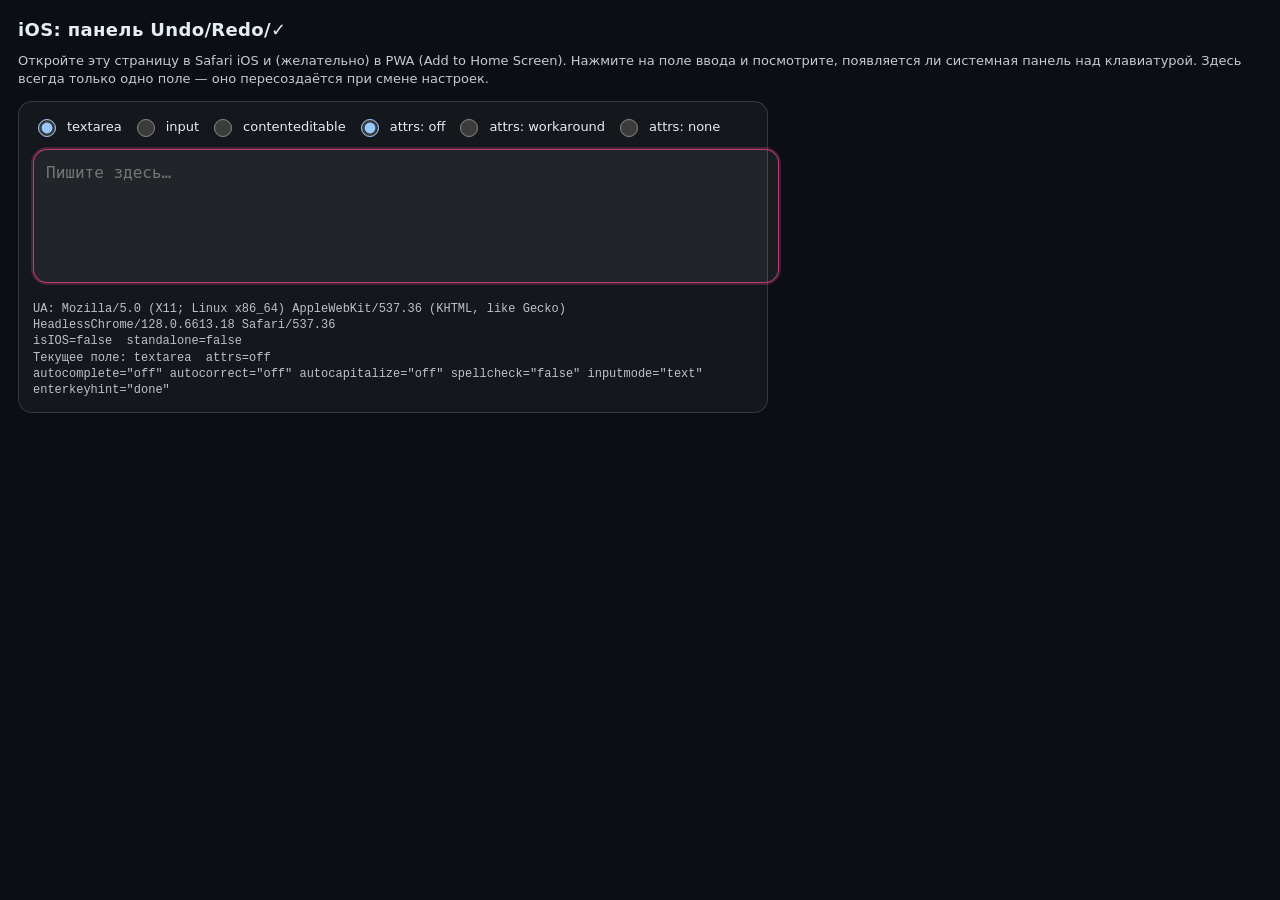
<file: web/ios-input-bar-test.html>
<!doctype html>
<html lang="ru">
  <head>
    <meta charset="UTF-8" />
    <meta name="viewport" content="width=device-width, initial-scale=1, viewport-fit=cover" />
    <meta name="color-scheme" content="dark" />
    <title>Yagodka — iOS input bar test</title>
    <style>
      :root {
        color-scheme: dark;
      }
      body {
        margin: 0;
        background: #0b0f14;
        color: #e6edf3;
        font:
          500 16px/1.35 ui-sans-serif,
          system-ui,
          -apple-system,
          Segoe UI,
          Roboto,
          Arial,
          sans-serif;
        padding: 18px;
        padding-left: calc(18px + env(safe-area-inset-left));
        padding-right: calc(18px + env(safe-area-inset-right));
        padding-bottom: calc(18px + env(safe-area-inset-bottom));
      }
      h1 {
        margin: 0 0 10px;
        font-size: 18px;
        letter-spacing: 0.02em;
      }
      p {
        margin: 0 0 14px;
        opacity: 0.85;
        font-size: 13px;
      }
      .card {
        border: 1px solid rgba(255, 255, 255, 0.14);
        border-radius: 14px;
        background: rgba(255, 255, 255, 0.04);
        padding: 14px;
        display: grid;
        gap: 12px;
        max-width: 720px;
      }
      .controls {
        display: flex;
        flex-wrap: wrap;
        gap: 10px;
        align-items: center;
      }
      label {
        display: inline-flex;
        align-items: center;
        gap: 8px;
        font-size: 13px;
        cursor: pointer;
      }
      input[type="checkbox"],
      input[type="radio"] {
        width: 18px;
        height: 18px;
      }
      .field {
        width: 100%;
        border: 1px solid rgba(255, 255, 255, 0.16);
        border-radius: 14px;
        background: rgba(255, 255, 255, 0.06);
        color: #e6edf3;
        padding: 12px 12px;
        outline: none;
        font-size: 16px; /* iOS: предотвращает авто-zoom при фокусе */
        line-height: 1.35;
      }
      textarea.field {
        min-height: 108px;
        resize: none;
      }
      .field:focus {
        border-color: rgba(236, 72, 153, 0.75);
        box-shadow: 0 0 0 2px rgba(236, 72, 153, 0.22);
      }
      .meta {
        font-family:
          ui-monospace,
          SFMono-Regular,
          Menlo,
          Monaco,
          Consolas,
          "Liberation Mono",
          "Courier New",
          monospace;
        font-size: 12px;
        opacity: 0.8;
        white-space: pre-wrap;
      }
    </style>
  </head>
  <body>
    <h1>iOS: панель Undo/Redo/✓</h1>
    <p>
      Откройте эту страницу в Safari iOS и (желательно) в PWA (Add to Home Screen). Нажмите на поле ввода и посмотрите,
      появляется ли системная панель над клавиатурой. Здесь всегда только одно поле — оно пересоздаётся при смене настроек.
    </p>

    <div class="card">
      <div class="controls">
        <label><input type="radio" name="kind" value="textarea" checked /> textarea</label>
        <label><input type="radio" name="kind" value="input" /> input</label>
        <label><input type="radio" name="kind" value="editable" /> contenteditable</label>
        <label><input type="radio" name="attrsMode" value="off" checked /> attrs: off</label>
        <label><input type="radio" name="attrsMode" value="workaround" /> attrs: workaround</label>
        <label><input type="radio" name="attrsMode" value="none" /> attrs: none</label>
      </div>
      <div id="mount"></div>
      <div class="meta" id="meta"></div>
    </div>

    <script>
      const mount = document.getElementById("mount");
      const meta = document.getElementById("meta");

      function attrsOff(el) {
        el.setAttribute("autocomplete", "off");
        el.setAttribute("autocorrect", "off");
        el.setAttribute("autocapitalize", "off");
        el.setAttribute("spellcheck", "false");
        el.setAttribute("inputmode", "text");
        el.setAttribute("enterkeyhint", "done");
      }

      function attrsWorkaround(el) {
        el.setAttribute("autocomplete", "off");
        el.setAttribute("autocorrect", "on");
        el.setAttribute("spellcheck", "true");
        el.setAttribute("autocapitalize", "sentences");
        el.setAttribute("inputmode", "text");
        el.setAttribute("enterkeyhint", "done");
      }

      function isIOS() {
        const ua = String(navigator.userAgent || "");
        const isClassic = /iPad|iPhone|iPod/i.test(ua);
        const isIPadOS = /Macintosh/i.test(ua) && Number(navigator.maxTouchPoints || 0) > 1;
        return isClassic || isIPadOS;
      }

      function isStandalone() {
        try {
          if (navigator.standalone) return true;
        } catch {}
        try {
          return Boolean(
            window.matchMedia?.("(display-mode: standalone)")?.matches || window.matchMedia?.("(display-mode: fullscreen)")?.matches
          );
        } catch {
          return false;
        }
      }

      function build() {
        const kind = document.querySelector("input[name='kind']:checked")?.value || "textarea";
        const attrsMode = document.querySelector("input[name='attrsMode']:checked")?.value || "off";

        const el = document.createElement(kind === "input" ? "input" : kind === "editable" ? "div" : "textarea");
        el.className = "field";
        if (kind !== "editable") el.placeholder = "Пишите здесь…";
        else {
          el.setAttribute("contenteditable", "true");
          el.setAttribute("role", "textbox");
          el.setAttribute("aria-multiline", "true");
          el.textContent = "";
        }
        if (kind === "input") el.type = "text";
        if (attrsMode === "off") attrsOff(el);
        else if (attrsMode === "workaround") attrsWorkaround(el);

        mount.replaceChildren(el);
        try {
          el.focus({ preventScroll: true });
        } catch {
          el.focus();
        }

        const pairs = [];
        for (const name of ["autocomplete", "autocorrect", "autocapitalize", "spellcheck", "inputmode", "enterkeyhint", "type"]) {
          const v = el.getAttribute(name);
          if (v !== null) pairs.push(`${name}="${v}"`);
        }
        if (kind === "editable") pairs.push('contenteditable="true"');
        const ua = String(navigator.userAgent || "");
        meta.textContent =
          `UA: ${ua}\n` +
          `isIOS=${isIOS()}  standalone=${isStandalone()}\n` +
          `Текущее поле: ${kind}  attrs=${attrsMode}\n` +
          (pairs.length ? pairs.join(" ") : "(без специальных атрибутов)");
      }

      document.addEventListener("change", (e) => {
        if (e.target && (e.target.name === "kind" || e.target.name === "attrsMode")) build();
      });

      build();
    </script>
  </body>
</html>
</file>
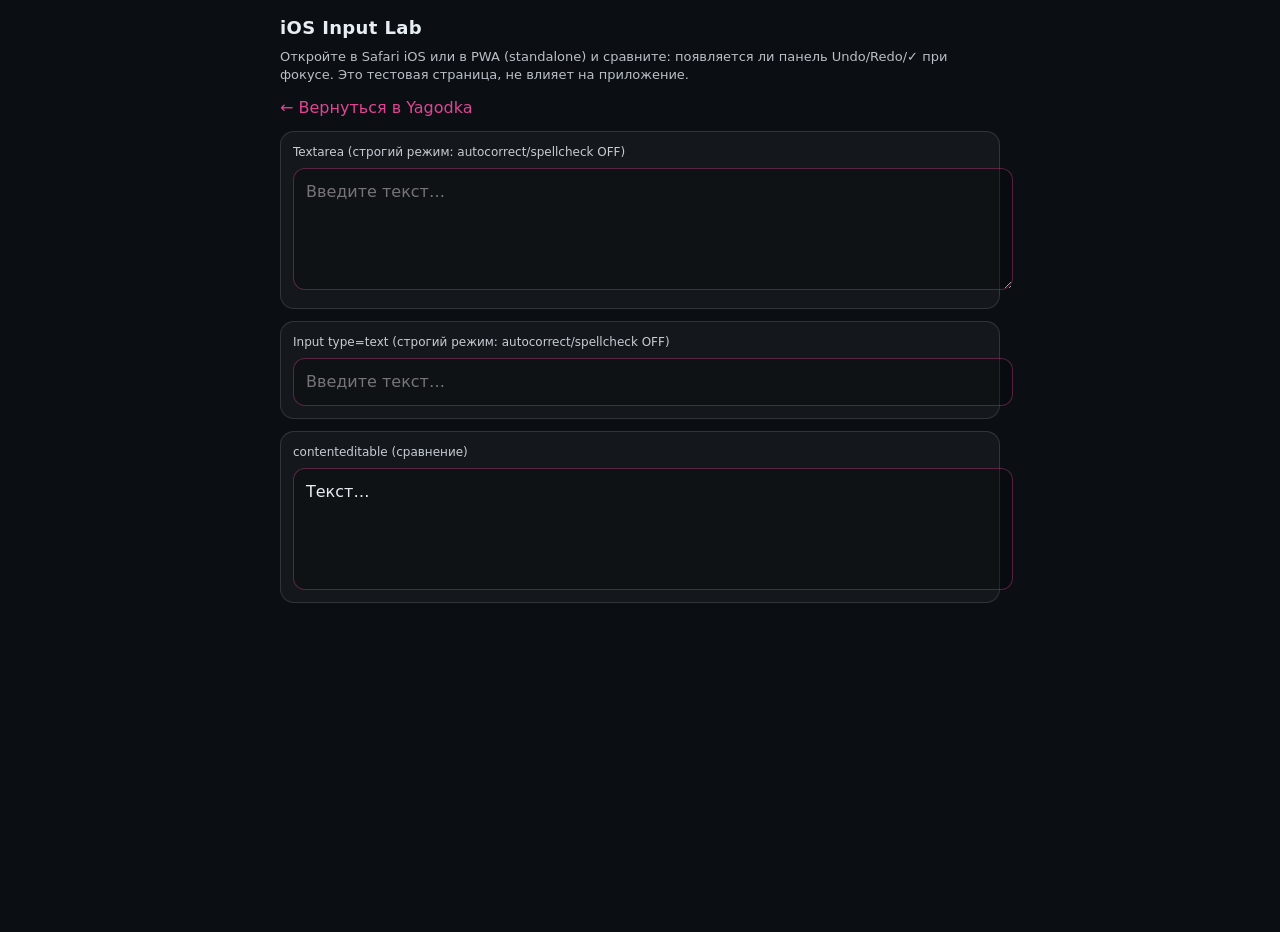
<file: web/ios-input-lab.html>
<!doctype html>
<html lang="ru">
  <head>
    <meta charset="UTF-8" />
    <meta name="viewport" content="width=device-width, initial-scale=1, viewport-fit=cover" />
    <meta name="color-scheme" content="dark" />
    <title>Yagodka — iOS Input Lab</title>
    <style>
      :root {
        color-scheme: dark;
      }
      html,
      body {
        margin: 0;
        height: 100%;
        background: #0b0f14;
        color: #e6edf3;
        font:
          500 16px/1.35 ui-sans-serif,
          system-ui,
          -apple-system,
          Segoe UI,
          Roboto,
          Arial,
          sans-serif;
      }
      .wrap {
        min-height: 100dvh;
        padding: 16px;
        padding-top: calc(16px + env(safe-area-inset-top));
        padding-bottom: calc(16px + env(safe-area-inset-bottom));
        max-width: 720px;
        margin: 0 auto;
      }
      h1 {
        margin: 0 0 8px;
        font-size: 18px;
        letter-spacing: 0.02em;
      }
      p {
        margin: 0 0 14px;
        opacity: 0.8;
        font-size: 13px;
      }
      .card {
        border: 1px solid rgba(255, 255, 255, 0.12);
        background: rgba(255, 255, 255, 0.04);
        border-radius: 14px;
        padding: 12px;
        margin: 12px 0;
      }
      .label {
        display: block;
        font-size: 12px;
        opacity: 0.85;
        margin: 0 0 8px;
      }
      input,
      textarea,
      [contenteditable] {
        width: 100%;
        border: 1px solid rgba(236, 72, 153, 0.35);
        background: rgba(0, 0, 0, 0.25);
        color: #e6edf3;
        border-radius: 12px;
        padding: 12px 12px;
        font: inherit;
        outline: none;
      }
      textarea {
        min-height: 96px;
        resize: vertical;
      }
      [contenteditable] {
        min-height: 96px;
      }
      input:focus,
      textarea:focus,
      [contenteditable]:focus {
        border-color: rgba(236, 72, 153, 0.8);
        box-shadow: 0 0 0 3px rgba(236, 72, 153, 0.22);
      }
      .row {
        display: flex;
        gap: 10px;
        flex-wrap: wrap;
      }
      .row a {
        color: rgba(236, 72, 153, 0.95);
        text-decoration: none;
      }
      .row a:focus {
        outline: 2px solid rgba(236, 72, 153, 0.9);
        outline-offset: 2px;
        border-radius: 8px;
      }
    </style>
  </head>
  <body>
    <div class="wrap">
      <h1>iOS Input Lab</h1>
      <p>
        Откройте в Safari iOS или в PWA (standalone) и сравните: появляется ли панель Undo/Redo/✓ при фокусе. Это тестовая
        страница, не влияет на приложение.
      </p>
      <div class="row">
        <a href="/">← Вернуться в Yagodka</a>
      </div>

      <div class="card">
        <label class="label" for="t1">Textarea (строгий режим: autocorrect/spellcheck OFF)</label>
        <textarea
          id="t1"
          placeholder="Введите текст…"
          autocomplete="off"
          autocorrect="off"
          autocapitalize="off"
          spellcheck="false"
          inputmode="text"
          enterkeyhint="done"
        ></textarea>
      </div>

      <div class="card">
        <label class="label" for="i1">Input type=text (строгий режим: autocorrect/spellcheck OFF)</label>
        <input
          id="i1"
          type="text"
          placeholder="Введите текст…"
          autocomplete="off"
          autocorrect="off"
          autocapitalize="off"
          spellcheck="false"
          inputmode="text"
          enterkeyhint="done"
        />
      </div>

      <div class="card">
        <span class="label">contenteditable (сравнение)</span>
        <div contenteditable="true" autocorrect="off" autocapitalize="off" spellcheck="false">Текст…</div>
      </div>
    </div>
  </body>
</html>
</file>
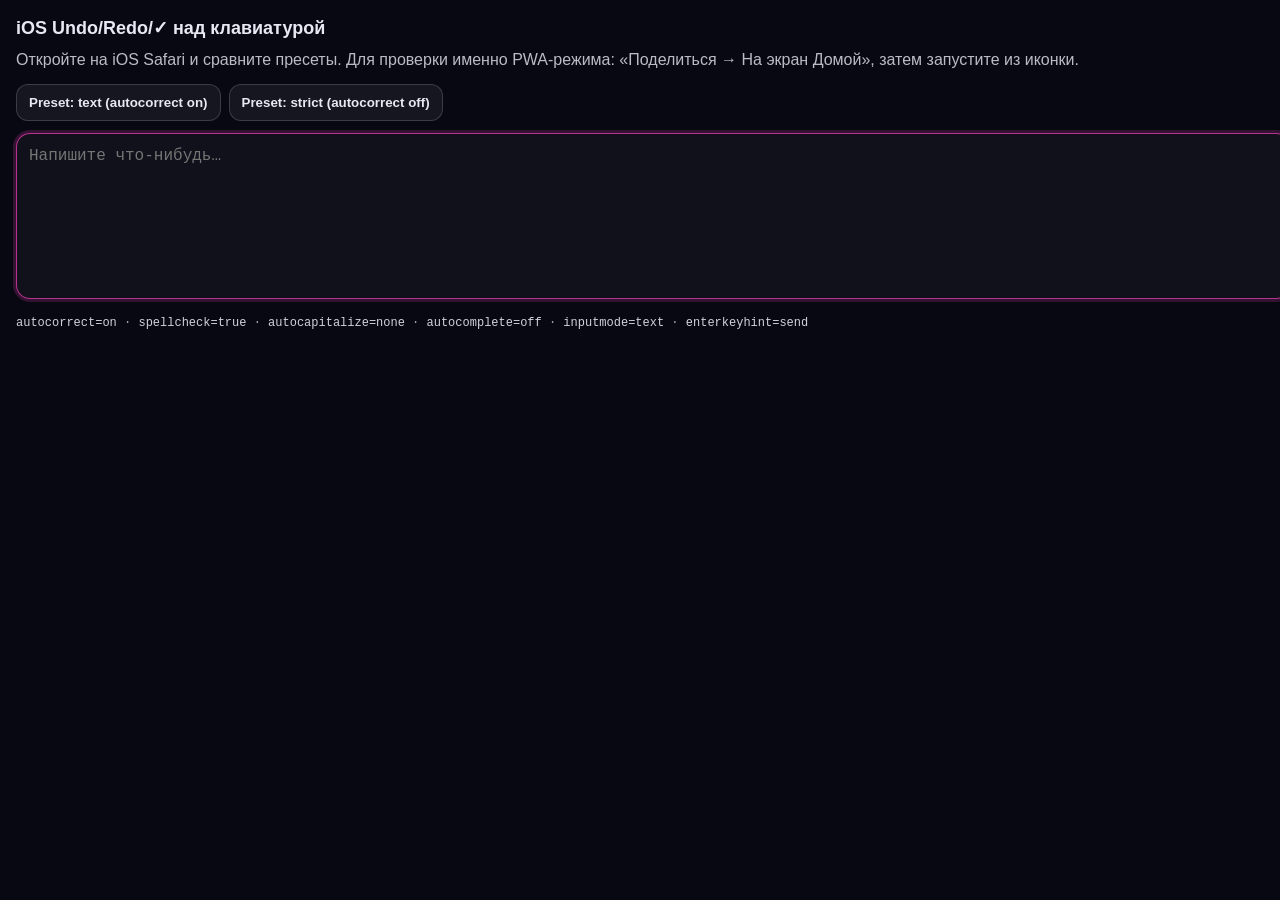
<file: web/labs/ios-input-assistant.html>
<!doctype html>
<html lang="ru">
  <head>
    <meta charset="utf-8" />
    <meta name="viewport" content="width=device-width, initial-scale=1, viewport-fit=cover" />
    <title>Yagodka — iOS Input Assistant Lab</title>
    <style>
      :root {
        color-scheme: dark;
      }
      body {
        margin: 0;
        padding: 16px;
        font: 16px/1.4 -apple-system, BlinkMacSystemFont, "Segoe UI", Roboto, Inter, Arial, sans-serif;
        background: #070812;
        color: #e8e8f4;
      }
      h1 {
        font-size: 18px;
        margin: 0 0 8px;
      }
      p {
        margin: 0 0 12px;
        color: rgba(232, 232, 244, 0.8);
      }
      .row {
        display: flex;
        flex-wrap: wrap;
        gap: 8px;
        margin: 12px 0;
      }
      button {
        appearance: none;
        border: 1px solid rgba(255, 255, 255, 0.16);
        background: rgba(255, 255, 255, 0.06);
        color: inherit;
        padding: 10px 12px;
        border-radius: 12px;
        font-weight: 600;
      }
      button:active {
        transform: translateY(1px);
      }
      textarea {
        width: 100%;
        min-height: 140px;
        resize: vertical;
        border-radius: 14px;
        border: 1px solid rgba(255, 255, 255, 0.16);
        background: rgba(255, 255, 255, 0.04);
        color: inherit;
        padding: 12px 12px;
        font: 16px/1.35 ui-monospace, SFMono-Regular, Menlo, Monaco, Consolas, "Liberation Mono", "Courier New", monospace;
        outline: none;
      }
      textarea:focus {
        border-color: rgba(255, 64, 192, 0.7);
        box-shadow: 0 0 0 3px rgba(255, 64, 192, 0.18);
      }
      .attrs {
        margin-top: 10px;
        font: 12px/1.35 ui-monospace, SFMono-Regular, Menlo, Monaco, Consolas, "Liberation Mono", "Courier New", monospace;
        color: rgba(232, 232, 244, 0.7);
        word-break: break-word;
      }
      code {
        color: rgba(232, 232, 244, 0.9);
      }
    </style>
  </head>
  <body>
    <h1>iOS Undo/Redo/✓ над клавиатурой</h1>
    <p>
      Откройте на iOS Safari и сравните пресеты. Для проверки именно PWA‑режима: «Поделиться → На экран Домой», затем
      запустите из иконки.
    </p>

    <div class="row">
      <button id="preset-text" type="button">Preset: text (autocorrect on)</button>
      <button id="preset-strict" type="button">Preset: strict (autocorrect off)</button>
    </div>

    <textarea
      id="field"
      rows="3"
      placeholder="Напишите что‑нибудь…"
      autocomplete="off"
      autocorrect="on"
      autocapitalize="none"
      spellcheck="true"
      inputmode="text"
      enterkeyhint="send"
    ></textarea>
    <div class="attrs" id="attrs"></div>

    <script>
      const field = document.getElementById("field");
      const attrs = document.getElementById("attrs");

      function setPreset(preset) {
        field.setAttribute("autocomplete", "off");
        field.setAttribute("inputmode", "text");
        field.setAttribute("enterkeyhint", "send");
        field.setAttribute("autocapitalize", "none");
        if (preset === "text") {
          field.setAttribute("autocorrect", "on");
          field.setAttribute("spellcheck", "true");
          field.spellcheck = true;
        } else {
          field.setAttribute("autocorrect", "off");
          field.setAttribute("spellcheck", "false");
          field.spellcheck = false;
        }
        renderAttrs();
      }

      function renderAttrs() {
        const keys = ["autocorrect", "spellcheck", "autocapitalize", "autocomplete", "inputmode", "enterkeyhint"];
        const nodes = [];
        keys.forEach((k, index) => {
          const code = document.createElement("code");
          code.textContent = `${k}=${String(field.getAttribute(k))}`;
          nodes.push(code);
          if (index < keys.length - 1) {
            nodes.push(document.createTextNode(" · "));
          }
        });
        attrs.replaceChildren(...nodes);
      }

      document.getElementById("preset-text").addEventListener("click", () => setPreset("text"));
      document.getElementById("preset-strict").addEventListener("click", () => setPreset("strict"));

      field.addEventListener("focus", renderAttrs);
      field.addEventListener("input", renderAttrs);

      setPreset("text");
      field.focus();
    </script>
  </body>
</html>
</file>
<file: assets/css/site.css>
:root {
  --page: #f5f7f8;
  --surface: #ffffff;
  --surface-soft: #edf1f3;
  --surface-strong: #0e151b;
  --ink: #142019;
  --muted: #64716c;
  --line: #d9e2dd;
  --berry: #bd3158;
  --berry-dark: #86213e;
  --green: #2d7a66;
  --blue: #256181;
  --amber: #c28b24;
  --hero-bg: #10191f;
  --hero-panel: #15222b;
  --hero-line: rgba(255, 255, 255, 0.12);
  --hero-text: #f7fbf9;
  --hero-muted: #bac8c2;
  --shadow: 0 18px 46px rgba(17, 24, 39, 0.12);
  --shadow-soft: 0 10px 28px rgba(17, 24, 39, 0.09);
}

*,
*::before,
*::after {
  box-sizing: border-box;
}

html {
  scroll-behavior: smooth;
}

body {
  margin: 0;
  min-width: 320px;
  background: var(--page);
  color: var(--ink);
  font: 16px/1.55 system-ui, -apple-system, BlinkMacSystemFont, "Segoe UI", sans-serif;
  -webkit-font-smoothing: antialiased;
  text-rendering: optimizeLegibility;
}

a {
  color: inherit;
  text-decoration: none;
}

img,
svg {
  max-width: 100%;
}

p,
h1,
h2,
h3,
li,
span,
strong,
a {
  overflow-wrap: anywhere;
}

.skip {
  position: fixed;
  left: 16px;
  top: 16px;
  z-index: 20;
  transform: translateY(-80px);
  padding: 10px 14px;
  background: var(--ink);
  color: #fff;
  border-radius: 6px;
}

.skip:focus {
  transform: translateY(0);
}

.site-header {
  position: sticky;
  top: 0;
  z-index: 10;
  display: flex;
  align-items: center;
  justify-content: space-between;
  gap: 22px;
  padding: calc(12px + env(safe-area-inset-top, 0px)) clamp(18px, 5vw, 56px) 12px;
  background: rgba(245, 247, 248, 0.9);
  border-bottom: 1px solid var(--line);
  box-shadow: 0 10px 30px rgba(17, 24, 39, 0.05);
  backdrop-filter: blur(18px) saturate(1.08);
}

.brand {
  display: inline-flex;
  align-items: center;
  gap: 10px;
  min-width: 132px;
  font-weight: 800;
}

.brand-icon {
  width: 34px;
  height: 34px;
  border-radius: 8px;
  box-shadow: 0 8px 18px rgba(183, 45, 82, 0.18);
}

.brand-text {
  font-size: 18px;
}

.site-nav {
  display: flex;
  align-items: center;
  justify-content: flex-end;
  gap: 6px;
  flex-wrap: wrap;
  color: var(--muted);
  font-size: 14px;
}

.site-nav a {
  min-height: 38px;
  padding: 9px 11px;
  border-radius: 6px;
  white-space: nowrap;
}

.site-nav a:hover,
.site-nav a:focus-visible {
  background: var(--surface-soft);
  color: var(--ink);
  outline: none;
}

.site-nav .nav-cta {
  color: #fff;
  background: var(--ink);
}

.site-nav .nav-cta:hover,
.site-nav .nav-cta:focus-visible {
  color: #fff;
  background: var(--berry-dark);
}

.header-actions {
  display: none;
  align-items: center;
  gap: 8px;
}

.header-web,
.mobile-menu summary {
  display: inline-flex;
  align-items: center;
  justify-content: center;
  min-height: 38px;
  border: 1px solid rgba(17, 24, 39, 0.12);
  border-radius: 8px;
  background: rgba(255, 255, 255, 0.8);
  color: var(--ink);
  font: inherit;
  font-size: 14px;
  font-weight: 820;
}

.header-web {
  padding: 8px 12px;
}

.mobile-menu {
  position: relative;
}

.mobile-menu summary {
  width: 42px;
  padding: 0;
  cursor: pointer;
  list-style: none;
}

.mobile-menu summary::-webkit-details-marker {
  display: none;
}

.mobile-menu summary span {
  display: block;
  width: 17px;
  height: 2px;
  border-radius: 2px;
  background: var(--ink);
}

.mobile-menu summary {
  flex-direction: column;
  gap: 4px;
}

.mobile-menu-panel {
  position: absolute;
  top: calc(100% + 8px);
  right: 0;
  width: min(232px, calc(100vw - 28px));
  display: grid;
  gap: 2px;
  padding: 8px;
  border: 1px solid rgba(17, 24, 39, 0.12);
  border-radius: 8px;
  background: rgba(255, 255, 255, 0.98);
  box-shadow: var(--shadow);
  backdrop-filter: blur(18px) saturate(1.08);
}

.mobile-menu-panel a {
  min-height: 38px;
  padding: 8px 10px;
  border-radius: 8px;
  color: var(--ink);
  font-size: 15px;
  font-weight: 760;
}

.mobile-menu-panel a:hover,
.mobile-menu-panel a:focus-visible {
  background: var(--surface-soft);
  outline: none;
}

main {
  width: 100%;
}

.hero {
  position: relative;
  min-height: 620px;
  display: grid;
  grid-template-columns: minmax(0, 0.96fr) minmax(300px, 0.84fr);
  align-items: center;
  gap: clamp(28px, 6vw, 80px);
  padding: 76px clamp(20px, 6vw, 72px) 64px;
  overflow: hidden;
  background: var(--hero-bg);
  border-bottom: 1px solid rgba(17, 24, 39, 0.18);
}

.hero::before {
  content: "";
  position: absolute;
  inset: 16px;
  border: 1px solid rgba(255, 255, 255, 0.08);
  border-radius: 8px;
  pointer-events: none;
}

.hero::after {
  content: "";
  position: absolute;
  inset: auto 0 0 0;
  height: 8px;
  background: var(--berry);
}

.hero-content {
  position: relative;
  z-index: 1;
  width: min(700px, 100%);
}

.eyebrow,
.section-kicker {
  margin: 0 0 14px;
  color: var(--berry);
  font-size: 13px;
  font-weight: 800;
  text-transform: uppercase;
  letter-spacing: 0;
}

.hero h1 {
  margin: 0;
  color: var(--hero-text);
  font-size: 7.25rem;
  line-height: 0.94;
  font-weight: 900;
}

.hero-lead {
  max-width: 560px;
  margin: 22px 0 0;
  color: var(--hero-muted);
  font-size: 1.35rem;
  line-height: 1.38;
  font-weight: 620;
}

.hero-actions {
  display: flex;
  flex-wrap: wrap;
  gap: 12px;
  margin-top: 32px;
}

.release-strip {
  display: grid;
  grid-template-columns: repeat(3, minmax(0, 1fr));
  gap: 8px;
  max-width: 560px;
  margin: 20px 0 0;
  color: var(--hero-muted);
  font-size: 12px;
  font-weight: 760;
  line-height: 1.35;
}

.release-strip span {
  min-width: 0;
  display: grid;
  gap: 2px;
  padding: 9px 10px;
  border: 1px solid var(--hero-line);
  border-radius: 8px;
  background: rgba(255, 255, 255, 0.05);
}

.release-strip strong {
  color: var(--hero-text);
  font-weight: 860;
}

.hero-device {
  position: relative;
  z-index: 1;
  display: grid;
  gap: 14px;
  width: min(100%, 430px);
  justify-self: end;
  padding: 18px;
  border: 1px solid var(--hero-line);
  border-radius: 8px;
  background: #111c24;
  box-shadow: 0 28px 70px rgba(0, 0, 0, 0.32);
}

.hero-device-top,
.hero-device-input,
.hero-file-row {
  display: flex;
  align-items: center;
  justify-content: space-between;
  gap: 12px;
  min-width: 0;
}

.hero-device-top {
  padding-bottom: 12px;
  border-bottom: 1px solid var(--hero-line);
}

.hero-device-top img {
  flex: 0 0 auto;
  width: 42px;
  height: 42px;
  border-radius: 8px;
}

.hero-device-top div {
  flex: 1;
  min-width: 0;
  display: grid;
  gap: 2px;
}

.hero-device-top strong {
  color: var(--hero-text);
  font-size: 16px;
}

.hero-device-top span {
  color: #76d0a7;
  font-size: 13px;
  font-weight: 760;
}

.hero-device-feed {
  display: grid;
  gap: 10px;
}

.hero-msg {
  min-width: 0;
  width: min(88%, 320px);
  padding: 12px;
  border: 1px solid var(--hero-line);
  border-radius: 8px;
  color: var(--hero-text);
  background: rgba(255, 255, 255, 0.06);
}

.hero-msg-out {
  justify-self: end;
  background: rgba(189, 49, 88, 0.28);
  border-color: rgba(255, 255, 255, 0.16);
}

.hero-msg-name,
.hero-msg-time {
  display: block;
  color: var(--hero-muted);
  font-size: 12px;
  font-weight: 760;
}

.hero-msg p {
  margin: 4px 0 0;
  font-size: 14px;
  line-height: 1.4;
}

.hero-msg-time {
  margin-top: 6px;
  text-align: right;
}

.hero-file-row,
.hero-device-input {
  min-height: 44px;
  padding: 10px 12px;
  border: 1px solid var(--hero-line);
  border-radius: 8px;
  background: rgba(255, 255, 255, 0.05);
}

.hero-file-row span {
  color: #ffd57a;
  font-weight: 860;
}

.hero-file-row strong {
  min-width: 0;
  color: var(--hero-text);
  font-size: 14px;
}

.hero-device-input {
  color: var(--hero-muted);
  font-size: 14px;
}

.hero-device-input b {
  display: inline-flex;
  align-items: center;
  justify-content: center;
  flex: 0 0 auto;
  width: 30px;
  height: 30px;
  border-radius: 8px;
  background: var(--berry);
  color: #fff;
  font-size: 16px;
}

.button {
  display: inline-flex;
  align-items: center;
  justify-content: center;
  min-height: 44px;
  padding: 11px 16px;
  border: 1px solid transparent;
  border-radius: 8px;
  font-weight: 780;
  text-align: center;
  white-space: normal;
  overflow-wrap: anywhere;
}

.button-primary {
  background: var(--berry);
  color: #fff;
  box-shadow: 0 10px 22px rgba(183, 45, 82, 0.2);
}

.button-primary:hover,
.button-primary:focus-visible {
  background: var(--berry-dark);
}

.button-secondary {
  background: var(--surface);
  color: var(--ink);
  border-color: var(--line);
}

.button-secondary:hover,
.button-secondary:focus-visible {
  border-color: var(--berry);
}

.section {
  padding: clamp(44px, 7vw, 86px) clamp(20px, 6vw, 72px);
  border-bottom: 1px solid var(--line);
}

.section-split {
  display: grid;
  grid-template-columns: minmax(0, 0.9fr) minmax(0, 1.1fr);
  gap: clamp(24px, 5vw, 72px);
  align-items: start;
  background: var(--surface);
}

.section-heading {
  max-width: 720px;
  margin-bottom: 28px;
}

h2 {
  margin: 0;
  font-size: 3.25rem;
  line-height: 1.05;
}

.section p {
  margin: 0;
  color: var(--muted);
  font-size: 18px;
}

.section-note {
  margin-top: 12px;
  max-width: 780px;
}

.feature-grid,
.download-grid {
  display: grid;
  grid-template-columns: repeat(auto-fit, minmax(240px, 1fr));
  gap: 16px;
}

.feature-card,
.download-card {
  min-width: 0;
  padding: 22px;
  background: var(--surface);
  border: 1px solid var(--line);
  border-radius: 8px;
  box-shadow: var(--shadow-soft);
  overflow: hidden;
}

.feature-card h3,
.download-card h3 {
  margin: 0 0 10px;
  font-size: 20px;
}

.feature-card p,
.download-card p {
  font-size: 15px;
}

.downloads-section {
  background: #f7f9fb;
}

.download-grid {
  grid-template-columns: repeat(auto-fit, minmax(230px, 1fr));
}

.download-card {
  display: flex;
  flex-direction: column;
  gap: 14px;
}

.download-card p {
  flex: 1;
}

.download-card .download-version {
  flex: none;
  margin-top: -4px;
  color: #4f5f58;
  font-size: 13px;
  font-weight: 760;
}

.download-card .button {
  width: 100%;
  margin-top: auto;
}

.download-version strong {
  color: var(--ink);
  font-weight: 860;
}

.download-meta {
  display: flex;
  align-items: center;
  justify-content: space-between;
  gap: 10px;
  min-width: 0;
}

.platform {
  color: var(--blue);
  font-weight: 820;
}

.state {
  display: inline-flex;
  align-items: center;
  min-height: 24px;
  padding: 3px 8px;
  border-radius: 999px;
  background: var(--surface-soft);
  color: var(--green);
  font-size: 12px;
  font-weight: 820;
}

.state-test {
  background: #fff2cf;
  color: #7c5412;
}

.state-live {
  background: #def2e5;
  color: #23553f;
}

.download-card-web {
  border-color: rgba(183, 45, 82, 0.38);
}

.checksum-note {
  margin-top: 18px;
  font-size: 14px;
}

.checksum-note a {
  color: var(--berry-dark);
  font-weight: 800;
}

.page {
  min-height: 100vh;
  display: flex;
  flex-direction: column;
}

.shell {
  width: min(1160px, calc(100% - 32px));
  margin: 0 auto;
  flex: 1;
}

.layout-header {
  display: flex;
  align-items: center;
  justify-content: space-between;
  gap: 18px;
  padding: 18px 0;
}

.logo-mark {
  display: inline-flex;
  align-items: center;
  gap: 10px;
  min-width: max-content;
  font-weight: 840;
}

.logo-dot {
  width: 16px;
  height: 16px;
  border-radius: 999px;
  background: var(--berry);
  box-shadow: 0 0 0 5px rgba(183, 45, 82, 0.12);
}

.logo-text {
  color: var(--ink);
  font-size: 18px;
}

.nav,
.nav-actions,
.links-row {
  display: flex;
  align-items: center;
  flex-wrap: wrap;
  gap: 8px;
}

.nav-pill,
.btn {
  display: inline-flex;
  align-items: center;
  justify-content: center;
  min-height: 38px;
  padding: 9px 12px;
  border: 1px solid var(--line);
  border-radius: 8px;
  background: var(--surface);
  color: var(--ink);
  font: inherit;
  font-size: 14px;
  font-weight: 760;
  text-align: center;
}

.nav-pill-active,
.nav-pill:hover,
.nav-pill:focus-visible,
.btn:hover,
.btn:focus-visible {
  border-color: rgba(183, 45, 82, 0.44);
  background: var(--surface-soft);
  outline: none;
}

.btn-primary {
  background: var(--berry);
  border-color: var(--berry);
  color: #fff;
}

.btn-primary:hover,
.btn-primary:focus-visible {
  background: var(--berry-dark);
  border-color: var(--berry-dark);
  color: #fff;
}

.btn-ghost {
  background: transparent;
}

.doc {
  display: grid;
  gap: 18px;
  padding: clamp(28px, 5vw, 64px) 0 clamp(48px, 8vw, 92px);
}

.doc h1 {
  margin: 0;
  color: var(--berry-dark);
  font-size: 4.5rem;
  line-height: 0.98;
}

.doc-card {
  padding: 22px;
  background: var(--surface);
  border: 1px solid var(--line);
  border-radius: 8px;
  box-shadow: var(--shadow);
}

.doc-card p {
  margin: 0;
  color: var(--muted);
}

.doc-card p + p,
.doc-card p + .links-row {
  margin-top: 14px;
}

.doc-list,
.steps {
  margin: 12px 0 0;
  padding-left: 22px;
  color: var(--muted);
}

.doc-list li + li,
.steps li + li {
  margin-top: 8px;
}

.link {
  color: var(--berry-dark);
  font-weight: 800;
}

kbd,
code {
  padding: 2px 5px;
  border-radius: 5px;
  background: var(--surface-soft);
  color: var(--ink);
  font: 0.92em/1.2 ui-monospace, SFMono-Regular, Menlo, Consolas, monospace;
}

.kbd-grid {
  display: grid;
  grid-template-columns: repeat(2, minmax(0, 1fr));
  gap: 10px;
}

.kbd-item {
  display: flex;
  align-items: center;
  gap: 8px;
  min-height: 44px;
  padding: 10px;
  border: 1px solid var(--line);
  border-radius: 8px;
  background: var(--surface-soft);
}

.kbd-item span {
  min-width: 0;
}

.layout-main {
  display: grid;
  grid-template-columns: minmax(0, 0.92fr) minmax(320px, 1.08fr);
  gap: clamp(26px, 5vw, 70px);
  align-items: center;
  padding: clamp(28px, 6vw, 72px) 0 clamp(46px, 8vw, 96px);
}

.headline,
.hero-visual {
  min-width: 0;
}

.hero-title {
  margin: 0;
  color: var(--berry-dark);
  font-size: 5rem;
  line-height: 0.98;
  font-weight: 900;
  max-width: 100%;
  overflow-wrap: anywhere;
  word-break: break-word;
}

.hero-title span,
.hero-lead span,
.app-msg-text span {
  color: var(--green);
}

.hero-title span {
  overflow-wrap: anywhere;
  word-break: break-word;
}

.hero-note {
  margin: 16px 0 0;
  max-width: 640px;
  color: var(--muted);
  font-size: 16px;
}

.eyebrow-dot {
  display: inline-block;
  width: 8px;
  height: 8px;
  margin-right: 8px;
  border-radius: 999px;
  background: var(--berry);
  box-shadow: 0 0 0 5px rgba(183, 45, 82, 0.12);
  vertical-align: 1px;
}

.feature-list {
  display: grid;
  grid-template-columns: repeat(2, minmax(0, 1fr));
  gap: 12px;
  margin-top: 24px;
}

.feature {
  min-width: 0;
  padding: 15px;
  border: 1px solid var(--line);
  border-radius: 8px;
  background: rgba(255, 255, 255, 0.82);
  box-shadow: var(--shadow-soft);
}

.feature-title {
  color: var(--ink);
  font-size: 15px;
  font-weight: 840;
}

.feature-text {
  margin-top: 6px;
  color: var(--muted);
  font-size: 14px;
  line-height: 1.45;
}

.app-card {
  display: grid;
  grid-template-columns: minmax(150px, 0.75fr) minmax(0, 1.25fr);
  min-width: 0;
  overflow: hidden;
  border: 1px solid rgba(17, 24, 39, 0.1);
  border-radius: 8px;
  background: #101820;
  box-shadow: 0 28px 70px rgba(17, 24, 39, 0.24);
}

.app-sidebar,
.app-chat {
  min-width: 0;
}

.app-sidebar {
  display: grid;
  gap: 10px;
  align-content: start;
  padding: 16px;
  background: #15212b;
  color: #d9e6ec;
}

.app-section-title,
.app-chat-subtitle,
.chat-preview,
.app-msg-foot {
  color: rgba(232, 240, 245, 0.66);
  font-size: 12px;
}

.app-section-title {
  font-weight: 820;
  text-transform: uppercase;
}

.chat-item {
  min-width: 0;
  padding: 12px;
  border: 1px solid rgba(255, 255, 255, 0.06);
  border-radius: 8px;
  background: rgba(255, 255, 255, 0.04);
}

.chat-item-active {
  background: rgba(183, 45, 82, 0.24);
  border-color: rgba(183, 45, 82, 0.36);
}

.chat-name,
.app-msg-foot,
.app-chat-header,
.app-input-inner {
  display: flex;
  align-items: center;
  justify-content: space-between;
  gap: 10px;
  min-width: 0;
}

.chat-name {
  color: #fff;
  font-weight: 820;
}

.chat-name span:first-child,
.app-input-text,
.app-chat-meta {
  min-width: 0;
}

.chat-preview {
  margin-top: 5px;
}

.app-chat {
  display: grid;
  grid-template-rows: auto 1fr auto;
  min-height: 470px;
  background: #0d141c;
  color: #eef5f8;
}

.app-chat-header,
.app-input {
  padding: 16px;
  border-color: rgba(255, 255, 255, 0.08);
}

.app-chat-header {
  border-bottom: 1px solid rgba(255, 255, 255, 0.08);
}

.app-chat-title {
  font-weight: 860;
}

.app-chat-actions {
  display: flex;
  flex: 0 0 auto;
  gap: 10px;
  color: rgba(238, 245, 248, 0.76);
}

.app-messages {
  display: grid;
  align-content: start;
  gap: 12px;
  padding: 16px;
}

.app-msg {
  width: min(100%, 420px);
  padding: 13px 14px;
  border: 1px solid rgba(255, 255, 255, 0.08);
  border-radius: 8px;
  background: #182533;
  box-shadow: 0 10px 24px rgba(0, 0, 0, 0.18);
}

.app-msg-accent {
  justify-self: end;
  background: #245347;
}

.app-msg-title {
  margin-bottom: 5px;
  color: rgba(238, 245, 248, 0.78);
  font-size: 12px;
  font-weight: 820;
}

.app-msg-text {
  color: #fff;
  font-size: 14px;
  line-height: 1.45;
}

.app-msg-foot {
  margin-top: 9px;
}

.app-input {
  border-top: 1px solid rgba(255, 255, 255, 0.08);
}

.app-input-inner {
  min-height: 44px;
  padding: 0 12px;
  border: 1px solid rgba(255, 255, 255, 0.08);
  border-radius: 8px;
  background: rgba(255, 255, 255, 0.06);
  color: rgba(238, 245, 248, 0.76);
}

.app-input-icon,
.app-input-send {
  flex: 0 0 auto;
}

.site-footer {
  display: flex;
  flex-wrap: wrap;
  justify-content: space-between;
  gap: 12px 20px;
  padding: 24px clamp(20px, 6vw, 72px);
  color: var(--muted);
  background: var(--surface);
  border-top: 1px solid var(--line);
  font-size: 14px;
}

.site-footer a:hover,
.site-footer a:focus-visible {
  color: var(--berry-dark);
}

@media (max-width: 980px) {
  .site-header {
    align-items: center;
    gap: 12px;
  }

  .layout-header {
    align-items: flex-start;
    flex-direction: column;
  }

  .site-nav {
    justify-content: flex-end;
  }

  .hero {
    grid-template-columns: minmax(0, 1fr) minmax(270px, 360px);
    min-height: auto;
  }

  .hero h1 {
    font-size: 5.8rem;
  }

  h2 {
    font-size: 2.6rem;
  }

  .doc h1,
  .hero-title {
    font-size: 3.8rem;
  }

  .section-split,
  .feature-grid,
  .download-grid {
    grid-template-columns: 1fr;
  }

  .download-grid {
    grid-template-columns: repeat(2, minmax(0, 1fr));
  }

  .layout-main {
    grid-template-columns: 1fr;
    align-items: start;
  }

  .app-card {
    max-width: 720px;
  }
}

@media (max-width: 620px) {
  .site-header {
    align-items: center;
    flex-direction: row;
    padding: calc(8px + env(safe-area-inset-top, 0px)) 14px 8px;
  }

  .site-nav {
    display: none;
  }

  .brand {
    min-width: 0;
  }

  .brand-icon {
    width: 36px;
    height: 36px;
  }

  .brand-text {
    font-size: 19px;
  }

  .header-actions {
    display: inline-flex;
  }

  .hero {
    grid-template-columns: 1fr;
    gap: 18px;
    min-height: auto;
    padding: 24px 16px 34px;
  }

  .hero::before {
    inset: 10px;
  }

  .eyebrow {
    margin-bottom: 10px;
    color: #e86d8a;
    font-size: 12px;
  }

  .hero h1 {
    font-size: 3.75rem;
  }

  .hero-lead {
    max-width: 350px;
    margin-top: 14px;
    font-size: 1.02rem;
    line-height: 1.42;
  }

  .hero-actions,
  .download-card .button {
    width: 100%;
  }

  .hero-actions {
    gap: 10px;
    margin-top: 20px;
  }

  .hero-actions .button {
    min-height: 50px;
    padding: 10px 14px;
  }

  .release-strip {
    grid-template-columns: repeat(3, minmax(0, 1fr));
    max-width: none;
    margin-top: 14px;
  }

  .release-strip span {
    padding: 8px 7px;
    font-size: 10.5px;
  }

  .hero-device {
    width: 100%;
    justify-self: stretch;
    padding: 12px;
    gap: 10px;
  }

  .hero-msg {
    width: min(92%, 330px);
    padding: 10px;
  }

  .hero-msg p {
    font-size: 13px;
  }

  .hero-device-top img {
    width: 34px;
    height: 34px;
  }

  .hero-file-row,
  .hero-device-input {
    display: none;
  }

  .nav,
  .nav-actions,
  .links-row,
  .button {
    width: 100%;
  }

  .layout-header .nav,
  .layout-header .nav-actions {
    display: grid;
    grid-template-columns: repeat(2, minmax(0, 1fr));
  }

  .nav-pill,
  .btn {
    width: 100%;
  }

  .download-grid,
  .feature-list {
    grid-template-columns: 1fr;
  }

  .download-card,
  .feature-card,
  .doc-card {
    padding: 18px;
  }

  .download-meta {
    align-items: flex-start;
    flex-direction: column;
  }

  .kbd-grid {
    grid-template-columns: 1fr;
  }

  .section {
    padding: 42px 18px;
  }

  .layout-main {
    padding: 28px 0 56px;
  }

  .hero-title {
    font-size: 2.5rem;
  }

  .hero-title br {
    display: none;
  }

  .app-card {
    grid-template-columns: 1fr;
  }

  .app-sidebar {
    display: none;
  }

  .app-chat {
    min-height: 420px;
  }

  .app-chat-header,
  .app-input,
  .app-messages {
    padding: 13px;
  }

  .app-msg,
  .app-msg-accent {
    width: min(100%, 330px);
    justify-self: start;
  }

  .app-msg-accent {
    justify-self: end;
  }

  .app-msg-foot {
    align-items: flex-start;
    flex-direction: column;
    gap: 3px;
  }

  .site-footer {
    justify-content: flex-start;
  }
}

@media (max-width: 360px) {
  .header-web {
    padding-inline: 10px;
  }

  .hero h1 {
    font-size: 3.35rem;
  }

  .hero-actions .button {
    padding-inline: 12px;
  }

  .release-strip span {
    padding-inline: 5px;
  }

  .hero-msg-out {
    display: none;
  }

  .hero-title {
    font-size: 2.25rem;
  }
}
</file>
